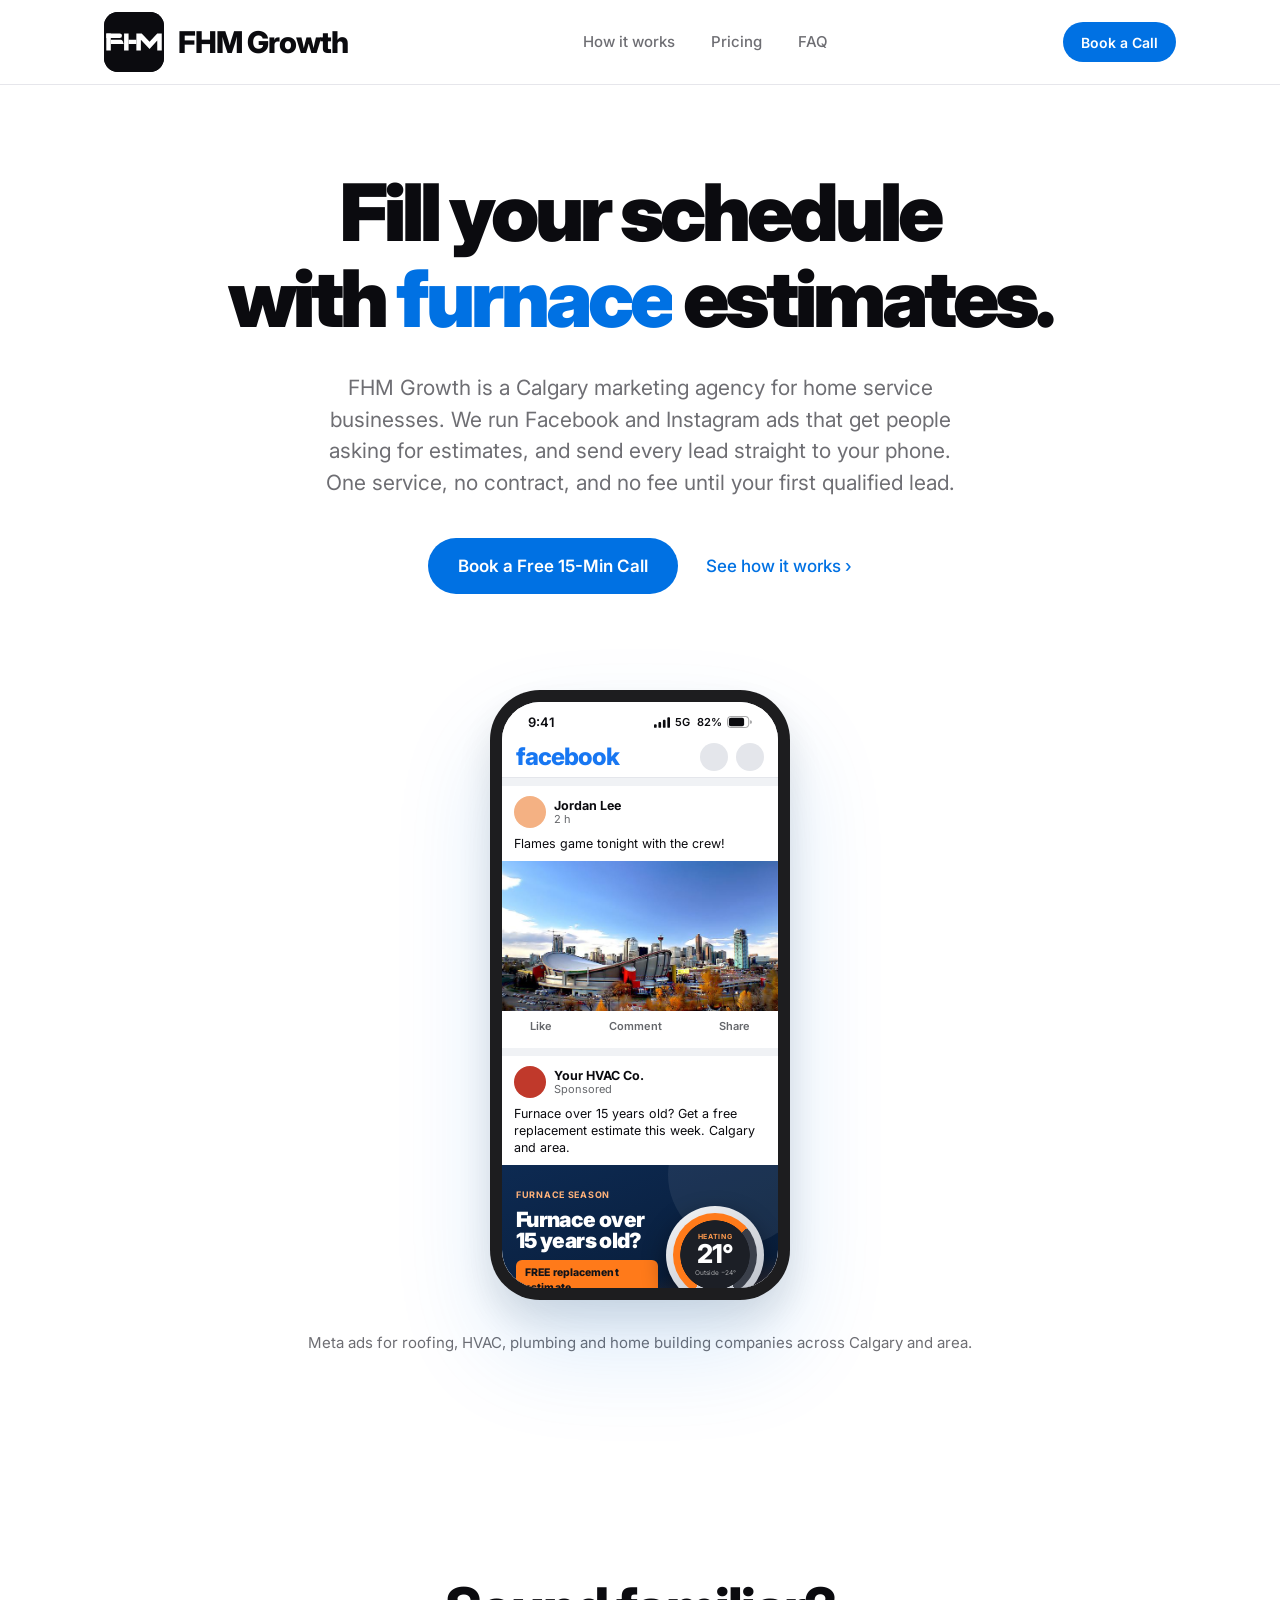
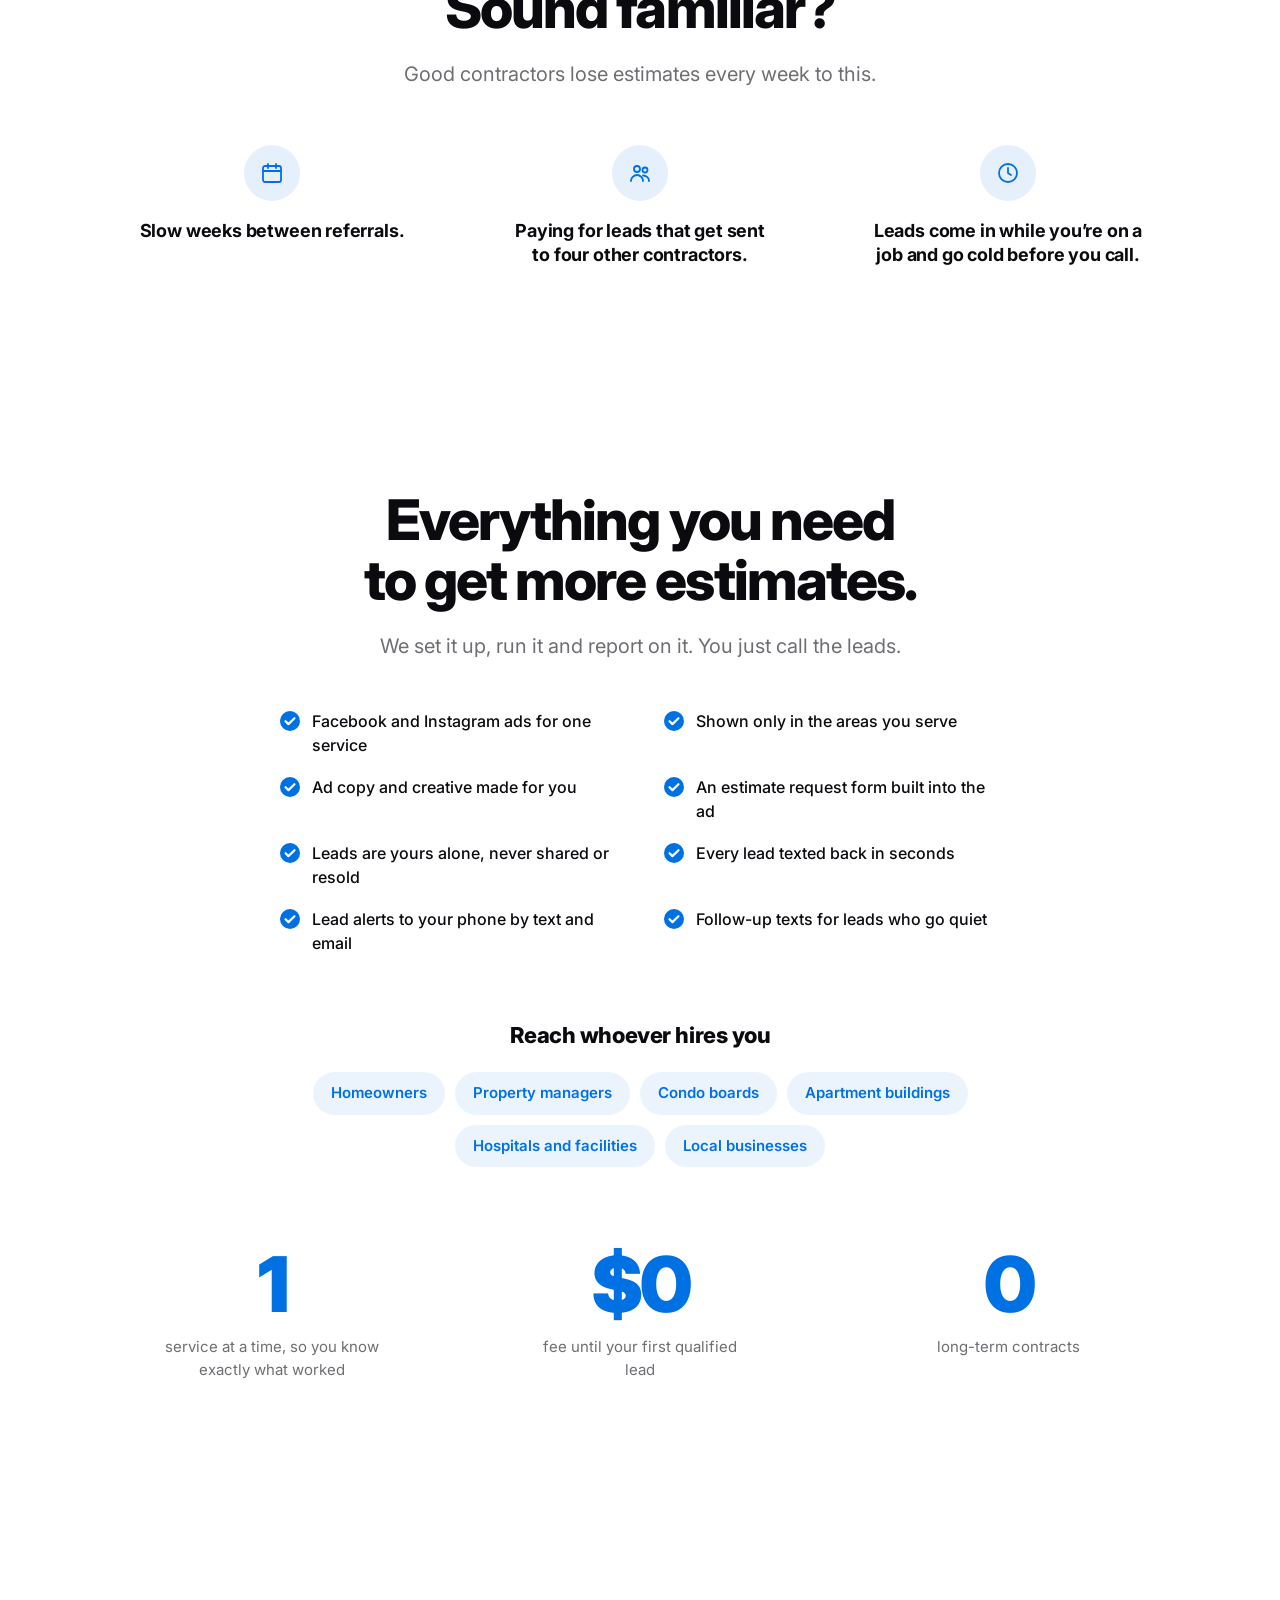
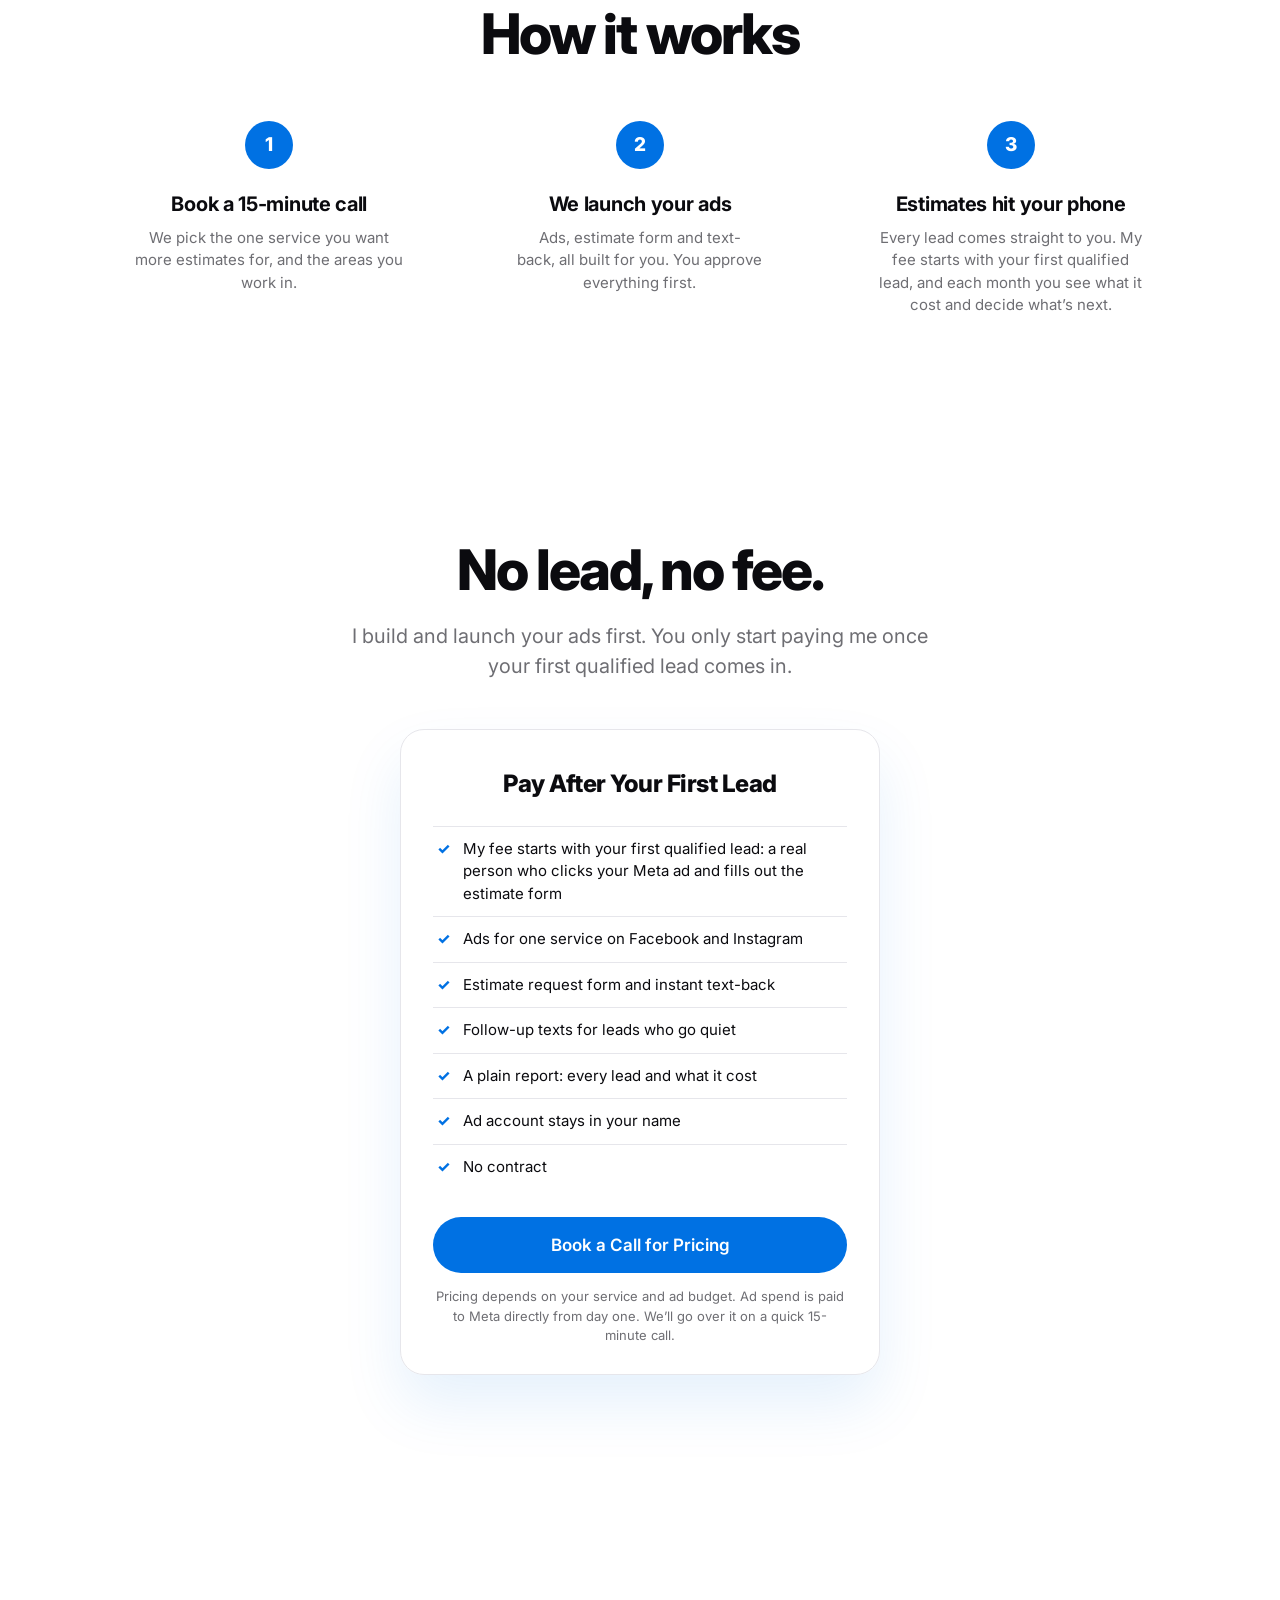
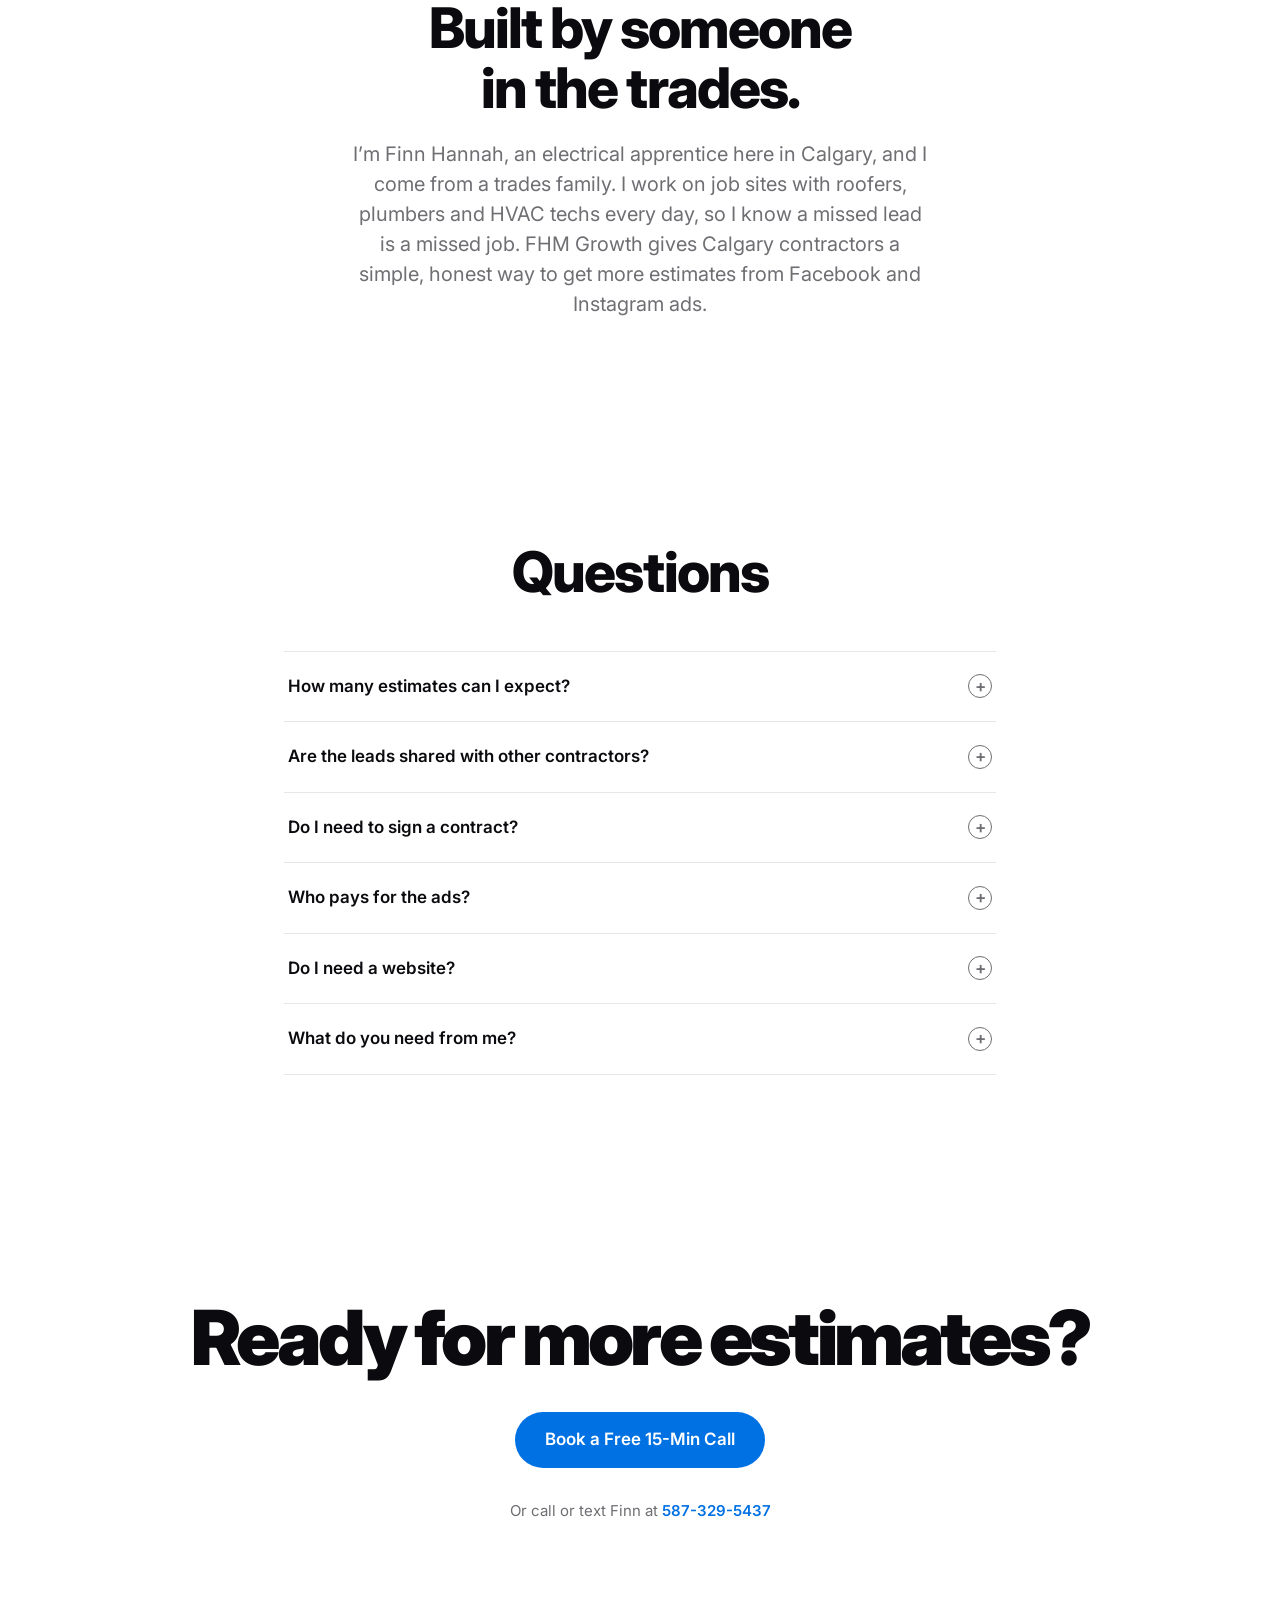
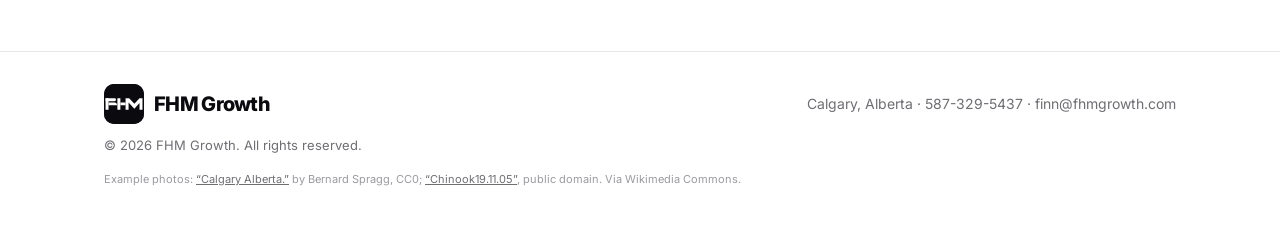
<file: index.html>
<!DOCTYPE html>
<html lang="en-CA">
  <head>
    <meta charset="UTF-8" />
    <meta name="viewport" content="width=device-width, initial-scale=1.0" />
    <title>Calgary Facebook Ads for Contractors | FHM Growth</title>
    <meta name="description" content="Calgary marketing agency running Facebook and Instagram ads for roofing, HVAC, plumbing and home building companies. Get more estimates. No contract." />
    <link rel="canonical" href="https://www.fhmgrowth.com/" />
    <meta name="robots" content="index, follow" />
    <meta name="theme-color" content="#ffffff" />

    <!-- Link previews (Facebook, iMessage, LinkedIn, X) -->
    <meta property="og:type" content="website" />
    <meta property="og:site_name" content="FHM Growth" />
    <meta property="og:locale" content="en_CA" />
    <meta property="og:url" content="https://www.fhmgrowth.com/" />
    <meta property="og:title" content="More estimates for Calgary contractors | FHM Growth" />
    <meta property="og:description" content="Facebook and Instagram ads for Calgary roofing, HVAC, plumbing and home building companies. Every lead sent straight to your phone. No fee until your first qualified lead." />
    <meta property="og:image" content="https://www.fhmgrowth.com/assets/og-image.png" />
    <meta property="og:image:width" content="1200" />
    <meta property="og:image:height" content="630" />
    <meta property="og:image:alt" content="FHM Growth: more estimates for Calgary contractors" />
    <meta name="twitter:card" content="summary_large_image" />
    <meta name="twitter:title" content="More estimates for Calgary contractors | FHM Growth" />
    <meta name="twitter:description" content="Facebook and Instagram ads for Calgary home service businesses. No fee until your first qualified lead." />
    <meta name="twitter:image" content="https://www.fhmgrowth.com/assets/og-image.png" />

    <!-- Icons -->
    <link rel="icon" href="/favicon.svg" type="image/svg+xml" />
    <link rel="icon" href="/favicon-32.png" sizes="32x32" type="image/png" />
    <link rel="apple-touch-icon" href="/apple-touch-icon.png" />
    <link rel="manifest" href="/site.webmanifest" />

    <script type="application/ld+json">
{
  "@context": "https://schema.org",
  "@graph": [
    {
      "@type": "ProfessionalService",
      "@id": "https://www.fhmgrowth.com/#business",
      "name": "FHM Growth",
      "description": "Calgary marketing agency running Facebook and Instagram ads that bring estimate requests to roofing, HVAC, plumbing and home building companies.",
      "url": "https://www.fhmgrowth.com/",
      "logo": "https://www.fhmgrowth.com/assets/icon-512.png",
      "image": "https://www.fhmgrowth.com/assets/og-image.png",
      "telephone": "+1-587-329-5437",
      "email": "finn@fhmgrowth.com",
      "founder": {
        "@type": "Person",
        "name": "Finn Hannah"
      },
      "address": {
        "@type": "PostalAddress",
        "addressLocality": "Calgary",
        "addressRegion": "AB",
        "addressCountry": "CA"
      },
      "areaServed": {
        "@type": "City",
        "name": "Calgary"
      },
      "knowsAbout": [
        "Facebook advertising",
        "Instagram advertising",
        "Meta ads",
        "Lead generation for contractors",
        "Home service marketing"
      ],
      "serviceType": "Meta ads and lead generation for home service businesses"
    },
    {
      "@type": "WebSite",
      "@id": "https://www.fhmgrowth.com/#website",
      "url": "https://www.fhmgrowth.com/",
      "name": "FHM Growth",
      "inLanguage": "en-CA",
      "publisher": {
        "@id": "https://www.fhmgrowth.com/#business"
      }
    },
    {
      "@type": "FAQPage",
      "@id": "https://www.fhmgrowth.com/#faq",
      "mainEntity": [
        {
          "@type": "Question",
          "name": "How many estimates can I expect?",
          "acceptedAnswer": {
            "@type": "Answer",
            "text": "It depends on your service, your area and your ad budget. We'll give you a realistic picture on the call, and from day one you see every lead and exactly what it cost."
          }
        },
        {
          "@type": "Question",
          "name": "Are the leads shared with other contractors?",
          "acceptedAnswer": {
            "@type": "Answer",
            "text": "No. Leads from your ads come only to you. Nobody else gets them."
          }
        },
        {
          "@type": "Question",
          "name": "Do I need to sign a contract?",
          "acceptedAnswer": {
            "@type": "Answer",
            "text": "No. You don't pay my fee until your first qualified lead comes in: a real person who clicks one of your Meta ads and fills out the estimate form. After that it's month to month, and you can stop anytime."
          }
        },
        {
          "@type": "Question",
          "name": "Who pays for the ads?",
          "acceptedAnswer": {
            "@type": "Answer",
            "text": "You pay Meta directly, from an ad account in your company's name, so you see every dollar. My fee is separate, and we agree on it before anything starts."
          }
        },
        {
          "@type": "Question",
          "name": "Do I need a website?",
          "acceptedAnswer": {
            "@type": "Answer",
            "text": "No. The estimate form opens right inside Facebook and Instagram, so homeowners can send their details without leaving the app."
          }
        },
        {
          "@type": "Question",
          "name": "What do you need from me?",
          "acceptedAnswer": {
            "@type": "Answer",
            "text": "Photos of real jobs (phone pictures are fine), the areas you work in, and someone to call leads back. About an hour of your time to get set up."
          }
        }
      ]
    }
  ]
}
    </script>

    <script>document.documentElement.classList.add('js')</script>
    <link rel="preconnect" href="https://fonts.googleapis.com" />
    <link rel="preconnect" href="https://fonts.gstatic.com" crossorigin />
    <link href="https://fonts.googleapis.com/css2?family=Inter:wght@400;500;600;700;800;900&display=swap" rel="stylesheet" />
    <link rel="stylesheet" href="styles.css" />
  </head>
  <body>
    <a class="skip" href="#main">Skip to content</a>

    <header class="nav">
      <div class="nav__inner">
        <a class="brand" href="#top" aria-label="FHM Growth home">
          <img class="brand__mark" src="assets/logo-mark.svg" width="60" height="60" alt="" />
          <span class="brand__name">FHM Growth</span>
        </a>
        <nav class="nav__links" aria-label="Main">
          <a href="#how">How it works</a>
          <a href="#offer">Pricing</a>
          <a href="#faq">FAQ</a>
        </nav>
        <a class="btn btn--sm" data-book href="mailto:finn@fhmgrowth.com?subject=Book%20a%2015-min%20call">Book a Call</a>
      </div>
    </header>

    <main id="main">
      <!-- Hero -->
      <section class="hero" id="top">
        <div class="container center">
          <h1 class="hero__title">
            <span class="hero__line"><span class="rise" style="--d: 0ms">Fill your schedule</span></span>
            <span class="hero__line">
              <span class="rise" style="--d: 120ms">with
                <span class="rotator" aria-hidden="true">
                  <span class="rotator__word is-on">furnace</span>
                  <span class="rotator__word">roofing</span>
                  <span class="rotator__word">plumbing</span>
                  <span class="rotator__word">basement</span>
                </span><span class="sr-only">furnace, roofing, plumbing and basement</span>
                estimates.</span>
            </span>
          </h1>
          <p class="hero__sub fade-in" style="--d: 350ms">
            FHM Growth is a Calgary marketing agency for home service businesses. We run Facebook and
            Instagram ads that get people asking for estimates, and send every lead straight to your
            phone. One service, no contract, and no fee until your first qualified lead.
          </p>
          <div class="hero__ctas fade-in" style="--d: 450ms">
            <a class="btn btn--lg" data-book href="mailto:finn@fhmgrowth.com?subject=Book%20a%2015-min%20call">Book a Free 15-Min Call</a>
            <a class="text-link" href="#how">See how it works ›</a>
          </div>

          <!-- Phone: scrolling Facebook, stopping on an HVAC ad, then a lead comes in -->
          <div class="phone" role="img" aria-label="A homeowner scrolls Facebook, taps Get Quote on an HVAC ad, and the contractor gets a new lead notification">
            <div class="phone__screen">
              <div class="status"><span>9:41</span><span class="status__icons" aria-hidden="true">
                  <svg class="ic-signal" viewBox="0 0 18 12"><rect x="0" y="8" width="3" height="4" rx="1" /><rect x="5" y="5.5" width="3" height="6.5" rx="1" /><rect x="10" y="3" width="3" height="9" rx="1" /><rect x="15" y="0" width="3" height="12" rx="1" /></svg>
                  <span class="status__net">5G</span>
                  <span class="status__pct">82%</span>
                  <svg class="ic-battery" viewBox="0 0 27 13"><rect x="0.5" y="0.5" width="23" height="12" rx="3.5" fill="none" stroke="currentColor" opacity="0.4" /><rect x="2" y="2" width="16.5" height="9" rx="2" /><path d="M25 4.5v4a2 2 0 0 0 0-4Z" opacity="0.4" /></svg>
                </span></div>
              <div class="fb-bar"><span class="fb-logo">facebook</span><span class="fb-icons"><i></i><i></i></span></div>

              <div class="feed-window">
                <div class="feed">
                  <article class="post">
                    <div class="post__top"><span class="avatar avatar--a"></span><span><b>Jordan Lee</b><br />2 h</span></div>
                    <p>Flames game tonight with the crew!</p>
                    <img src="assets/calgary-alberta-14334624106-640.jpg" width="640" height="399" alt="" decoding="async" />
                    <div class="post__actions"><span>Like</span><span>Comment</span><span>Share</span></div>
                  </article>

                  <article class="post post--ad">
                    <div class="post__top"><span class="avatar avatar--ad"></span><span><b>Your HVAC Co.</b><br />Sponsored</span></div>
                    <p>Furnace over 15 years old? Get a free replacement estimate this week. Calgary and area.</p>
                    <div class="creative">
                      <div class="creative__copy">
                        <span class="creative__tag">Furnace season</span>
                        <p class="creative__head">Furnace over 15&nbsp;years old?</p>
                        <span class="creative__offer">FREE replacement estimate</span>
                        <span class="creative__small">Book this week · Limited spots</span>
                      </div>
                      <div class="thermo" aria-hidden="true">
                        <span class="thermo__dial">
                          <span class="thermo__mode">Heating</span>
                          <span class="thermo__temp">21°</span>
                          <span class="thermo__out">Outside −24°</span>
                        </span>
                      </div>
                      <span class="creative__flake creative__flake--a"></span>
                      <span class="creative__flake creative__flake--b"></span>
                    </div>
                    <div class="post__cta">
                      <span><small>YOURHVACCO.CA</small><br /><b>Free furnace estimate</b></span>
                      <span class="quote-btn">Get Quote<span class="tap"></span></span>
                    </div>
                  </article>

                  <article class="post post--full">
                    <div class="post__top"><span class="avatar avatar--b"></span><span><b>Priya S.</b><br />5 h</span></div>
                    <p>That chinook sky this morning though.</p>
                    <img src="assets/chinook19-11-05-640.jpg" width="640" height="480" alt="" decoding="async" />
                    <div class="post__actions"><span>Like</span><span>Comment</span><span>Share</span></div>
                  </article>
                </div>
              </div>

              <div class="notif">
                <span class="notif__icon" aria-hidden="true">
                  <svg viewBox="0 0 24 24"><path d="M6 9a6 6 0 1 1 12 0c0 5 2 6 2 6H4s2-1 2-6Zm4 9a2 2 0 0 0 4 0" /></svg>
                </span>
                <span class="notif__text">
                  <span class="notif__row"><b>New lead: furnace estimate</b><small>now</small></span>
                  <span>Dana R. · Signal Hill · wants a quote this week</span>
                </span>
              </div>
            </div>
          </div>

          <p class="trust">Meta ads for roofing, HVAC, plumbing and home building companies across Calgary and area.</p>
        </div>
      </section>

      <!-- Sound familiar -->
      <section class="section">
        <div class="container center">
          <h2 class="h2">Sound familiar?</h2>
          <p class="lead">Good contractors lose estimates every week to this.</p>
          <div class="pains">
            <div class="pain">
              <span class="icon" aria-hidden="true">
                <svg viewBox="0 0 24 24"><rect x="3" y="5" width="18" height="16" rx="2" /><path d="M3 10h18M8 3v4M16 3v4" /></svg>
              </span>
              <h3>Slow weeks between referrals.</h3>
            </div>
            <div class="pain">
              <span class="icon" aria-hidden="true">
                <svg viewBox="0 0 24 24"><circle cx="9" cy="8" r="3" /><circle cx="17" cy="9" r="2.5" /><path d="M3 20c0-3.3 2.7-6 6-6s6 2.7 6 6M15 14.5c3 0 6 2 6 5.5" /></svg>
              </span>
              <h3>Paying for leads that get sent to four other contractors.</h3>
            </div>
            <div class="pain">
              <span class="icon" aria-hidden="true">
                <svg viewBox="0 0 24 24"><circle cx="12" cy="12" r="9" /><path d="M12 7v5l3 2" /></svg>
              </span>
              <h3>Leads come in while you’re on a job and go cold before you call.</h3>
            </div>
          </div>
        </div>
      </section>

      <!-- What you get -->
      <section class="section" id="services">
        <div class="container center">
          <h2 class="h2">Everything you need to get more estimates.</h2>
          <p class="lead">We set it up, run it and report on it. You just call the leads.</p>
          <ul class="checks">
            <li>Facebook and Instagram ads for one service</li>
            <li>Shown only in the areas you serve</li>
            <li>Ad copy and creative made for you</li>
            <li>An estimate request form built into the ad</li>
            <li>Leads are yours alone, never shared or resold</li>
            <li>Every lead texted back in seconds</li>
            <li>Lead alerts to your phone by text and email</li>
            <li>Follow-up texts for leads who go quiet</li>
          </ul>
          <div class="reach">
            <h3>Reach whoever hires you</h3>
            <ul class="reach__list">
              <li>Homeowners</li>
              <li>Property managers</li>
              <li>Condo boards</li>
              <li>Apartment buildings</li>
              <li>Hospitals and facilities</li>
              <li>Local businesses</li>
            </ul>
          </div>
          <div class="stats">
            <div class="stat"><b>1</b><span>service at a time, so you know exactly what worked</span></div>
            <div class="stat"><b>$0</b><span>fee until your first qualified lead</span></div>
            <div class="stat"><b>0</b><span>long-term contracts</span></div>
          </div>
        </div>
      </section>

      <!-- How it works -->
      <section class="section section--soft" id="how">
        <div class="container center">
          <h2 class="h2">How it works</h2>
          <ol class="steps">
            <li>
              <span class="steps__num">1</span>
              <h3>Book a 15-minute call</h3>
              <p>We pick the one service you want more estimates for, and the areas you work in.</p>
            </li>
            <li>
              <span class="steps__num">2</span>
              <h3>We launch your ads</h3>
              <p>Ads, estimate form and text-back, all built for you. You approve everything first.</p>
            </li>
            <li>
              <span class="steps__num">3</span>
              <h3>Estimates hit your phone</h3>
              <p>Every lead comes straight to you. My fee starts with your first qualified lead, and each month you see what it cost and decide what’s next.</p>
            </li>
          </ol>
        </div>
      </section>

      <!-- Offer -->
      <section class="section" id="offer">
        <div class="container center">
          <h2 class="h2">No lead, no fee.</h2>
          <p class="lead">I build and launch your ads first. You only start paying me once your first qualified lead comes in.</p>
          <div class="offer">
            <h3>Pay After Your First Lead</h3>
            <ul class="offer__list">
              <li>My fee starts with your first qualified lead: a real person who clicks your Meta ad and fills out the estimate form</li>
              <li>Ads for one service on Facebook and Instagram</li>
              <li>Estimate request form and instant text-back</li>
              <li>Follow-up texts for leads who go quiet</li>
              <li>A plain report: every lead and what it cost</li>
              <li>Ad account stays in your name</li>
              <li>No contract</li>
            </ul>
            <a class="btn btn--lg btn--block" data-book href="mailto:finn@fhmgrowth.com?subject=Book%20a%2015-min%20call">Book a Call for Pricing</a>
            <p class="offer__note">Pricing depends on your service and ad budget. Ad spend is paid to Meta directly from day one. We’ll go over it on a quick 15-minute call.</p>
          </div>
        </div>
      </section>

      <!-- About -->
      <section class="section section--soft">
        <div class="container center narrow">
          <h2 class="h2">Built by someone in the trades.</h2>
          <p class="lead">
            I’m Finn Hannah, an electrical apprentice here in Calgary, and I come from a trades family. I work on job sites with
            roofers, plumbers and HVAC techs every day, so I know a missed lead is a missed job. FHM
            Growth gives Calgary contractors a simple, honest way to get more estimates from Facebook and Instagram ads.
          </p>
        </div>
      </section>

      <!-- FAQ -->
      <section class="section" id="faq">
        <div class="container narrow">
          <h2 class="h2 center">Questions</h2>
          <div class="faq">
            <details>
              <summary>How many estimates can I expect?</summary>
              <p>It depends on your service, your area and your ad budget. We’ll give you a realistic picture on the call, and from day one you see every lead and exactly what it cost.</p>
            </details>
            <details>
              <summary>Are the leads shared with other contractors?</summary>
              <p>No. Leads from your ads come only to you. Nobody else gets them.</p>
            </details>
            <details>
              <summary>Do I need to sign a contract?</summary>
              <p>No. You don’t pay my fee until your first qualified lead comes in: a real person who clicks one of your Meta ads and fills out the estimate form. After that it’s month to month, and you can stop anytime.</p>
            </details>
            <details>
              <summary>Who pays for the ads?</summary>
              <p>You pay Meta directly, from an ad account in your company’s name, so you see every dollar. My fee is separate, and we agree on it before anything starts.</p>
            </details>
            <details>
              <summary>Do I need a website?</summary>
              <p>No. The estimate form opens right inside Facebook and Instagram, so homeowners can send their details without leaving the app.</p>
            </details>
            <details>
              <summary>What do you need from me?</summary>
              <p>Photos of real jobs (phone pictures are fine), the areas you work in, and someone to call leads back. About an hour of your time to get set up.</p>
            </details>
          </div>
        </div>
      </section>

      <!-- Closing -->
      <section class="closing">
        <div class="container center">
          <h2 class="closing__title">Ready for more estimates?</h2>
          <a class="btn btn--lg" data-book href="mailto:finn@fhmgrowth.com?subject=Book%20a%2015-min%20call">Book a Free 15-Min Call</a>
          <p class="trust">Or call or text Finn at <a href="tel:+15873295437">587-329-5437</a></p>
        </div>
      </section>
    </main>

    <footer class="footer">
      <div class="container footer__inner">
        <span class="brand brand--footer"><img class="brand__mark" src="assets/logo-mark.svg" width="60" height="60" alt="" /><span class="brand__name">FHM Growth</span></span>
        <p>Calgary, Alberta · <a href="tel:+15873295437">587-329-5437</a> · <a href="mailto:finn@fhmgrowth.com">finn@fhmgrowth.com</a></p>
        <p class="footer__copy">© <span id="year">2026</span> FHM Growth. All rights reserved.</p>
      </div>
      <p class="container footer__credits">
        Example photos: <a href="https://commons.wikimedia.org/wiki/File:Calgary_Alberta._(14334624106).jpg">“Calgary Alberta.”</a> by Bernard Spragg, CC0;
        <a href="https://commons.wikimedia.org/wiki/File:Chinook19.11.05.jpg">“Chinook19.11.05”</a>, public domain. Via Wikimedia Commons.
      </p>
    </footer>

    <script src="script.js"></script>
  </body>
</html>
</file>
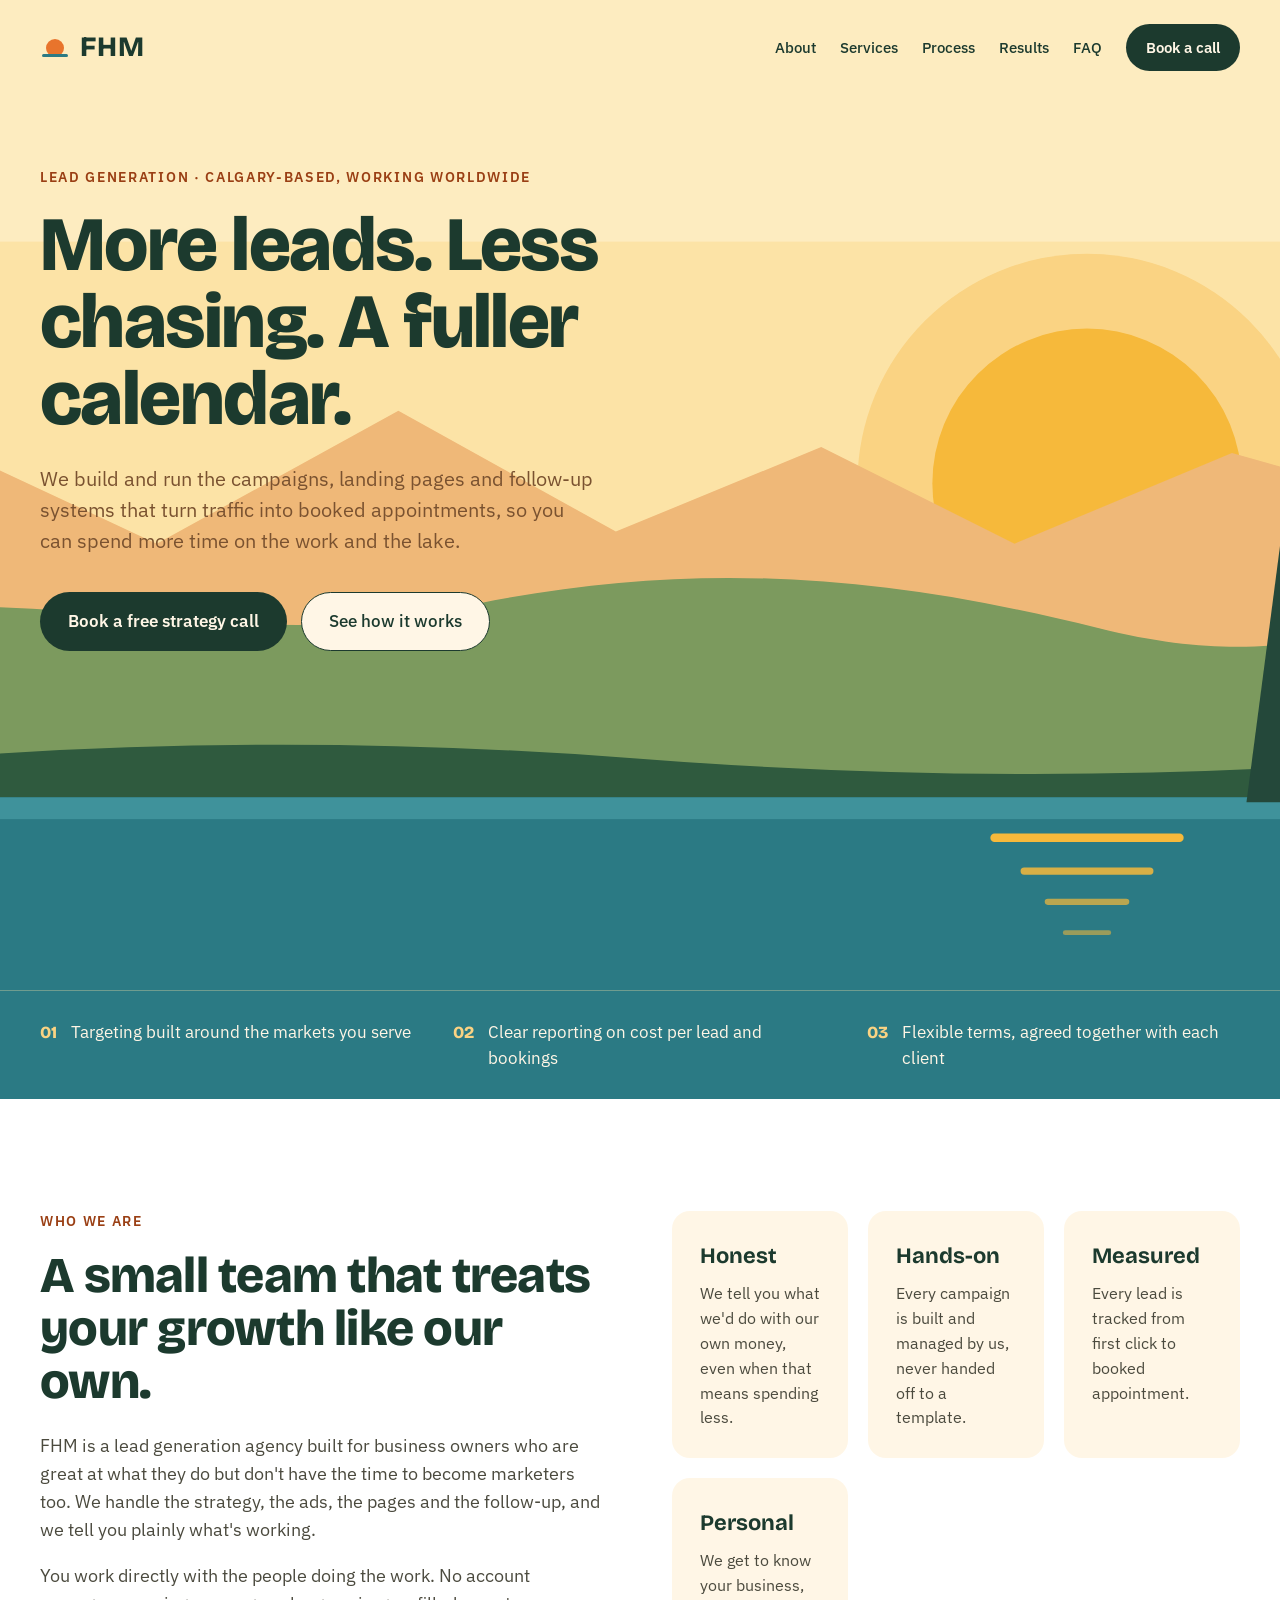
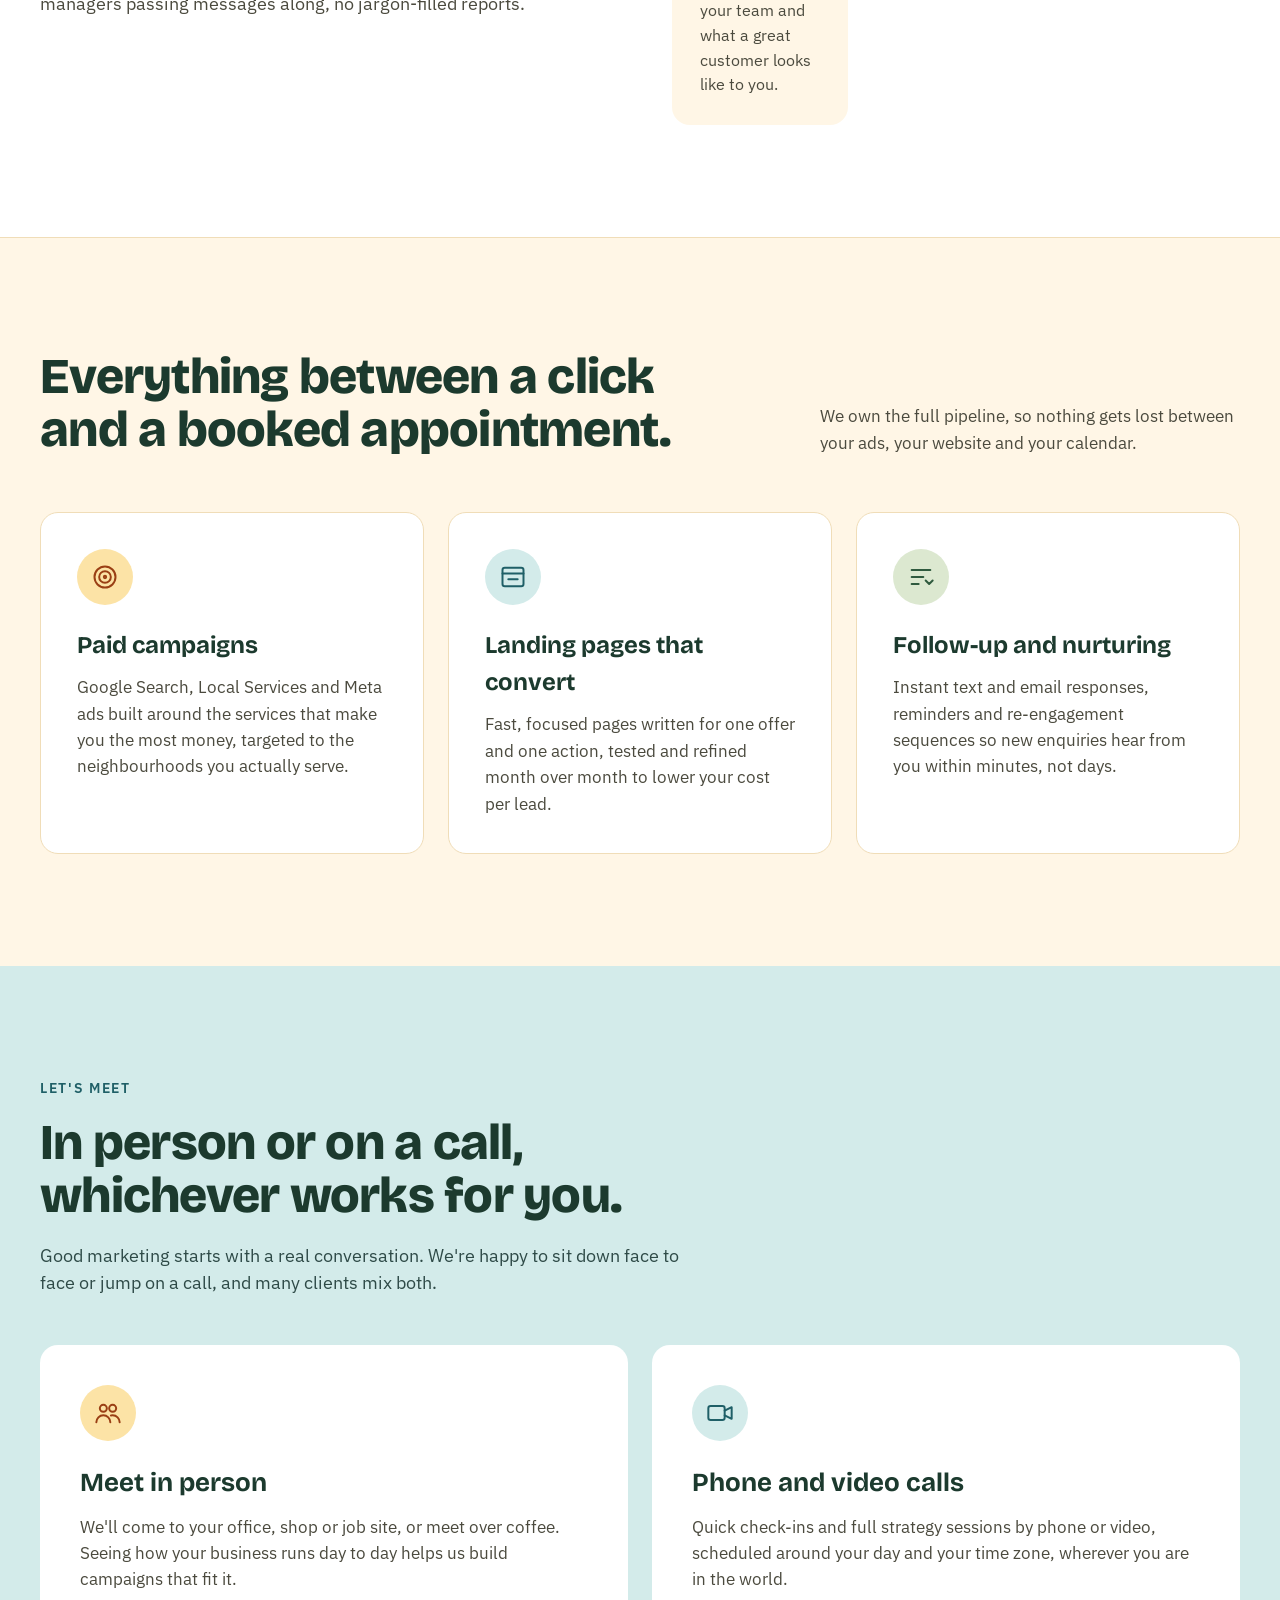
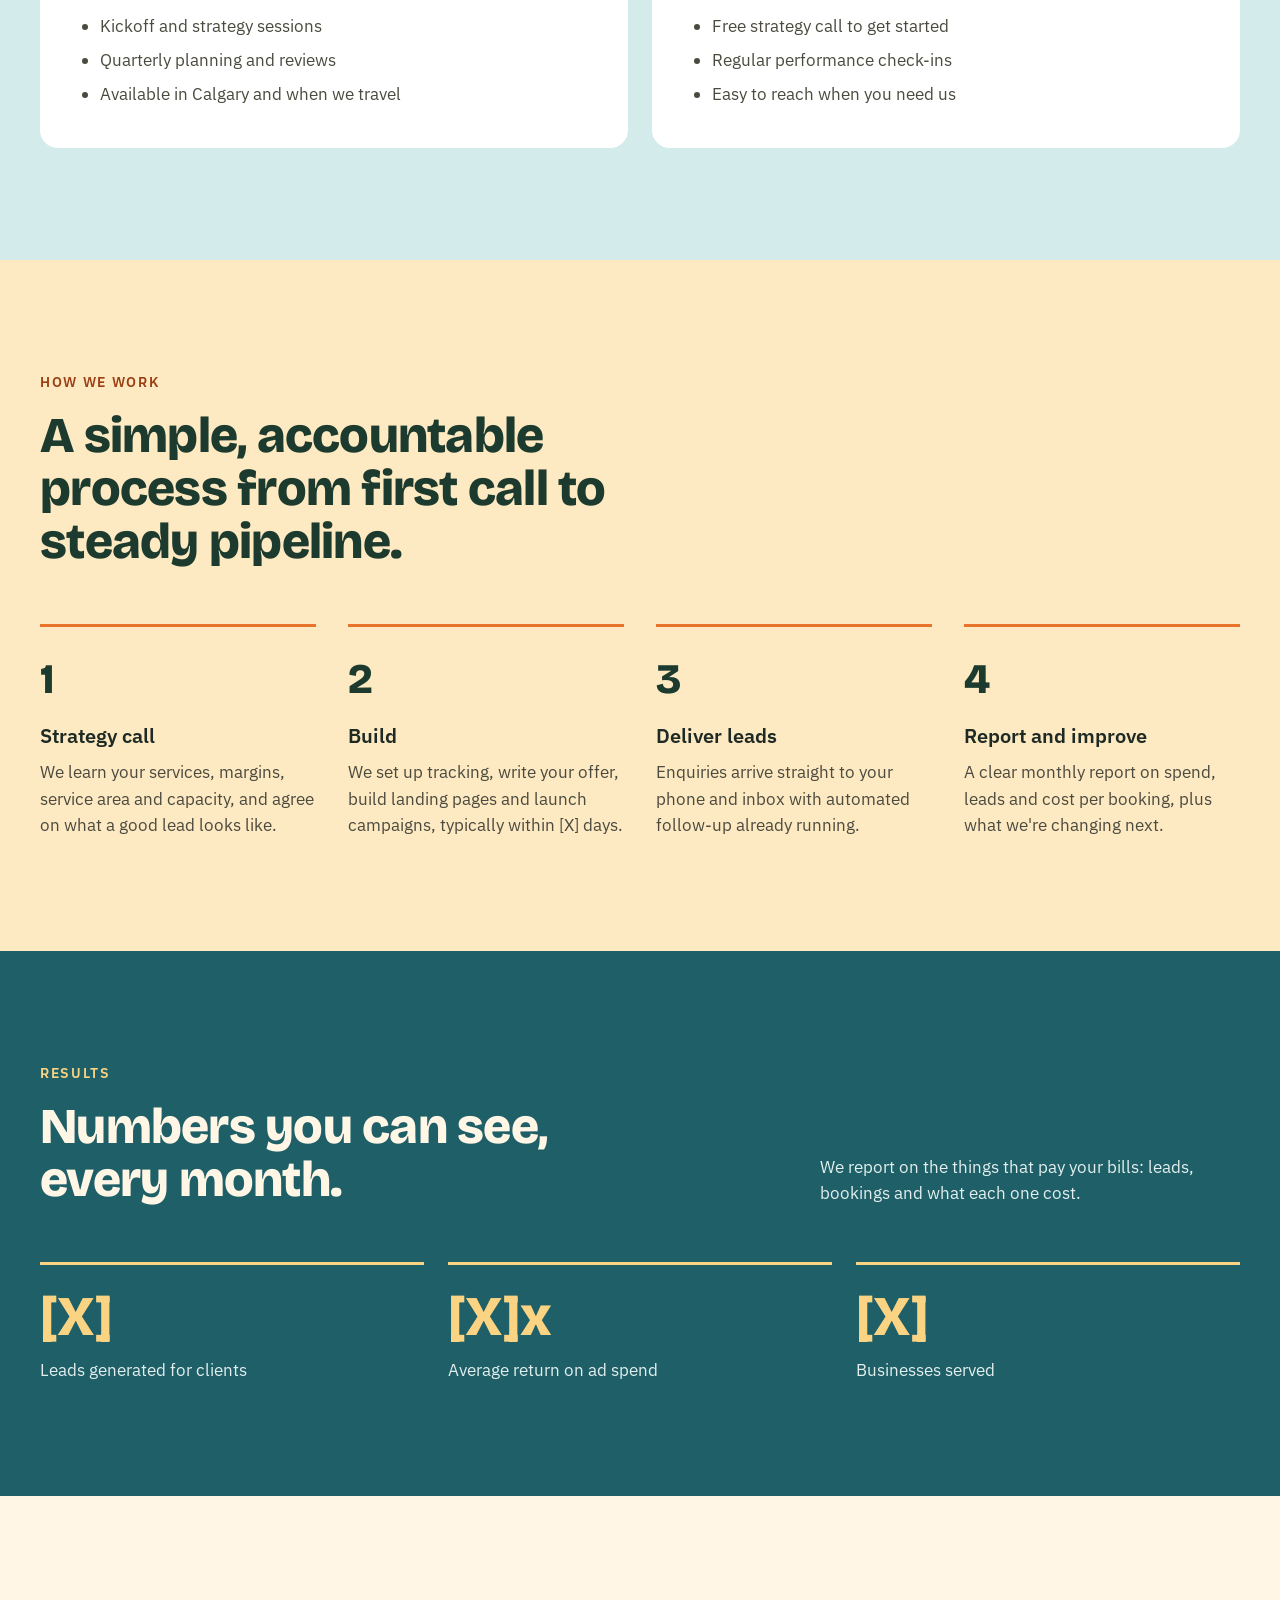
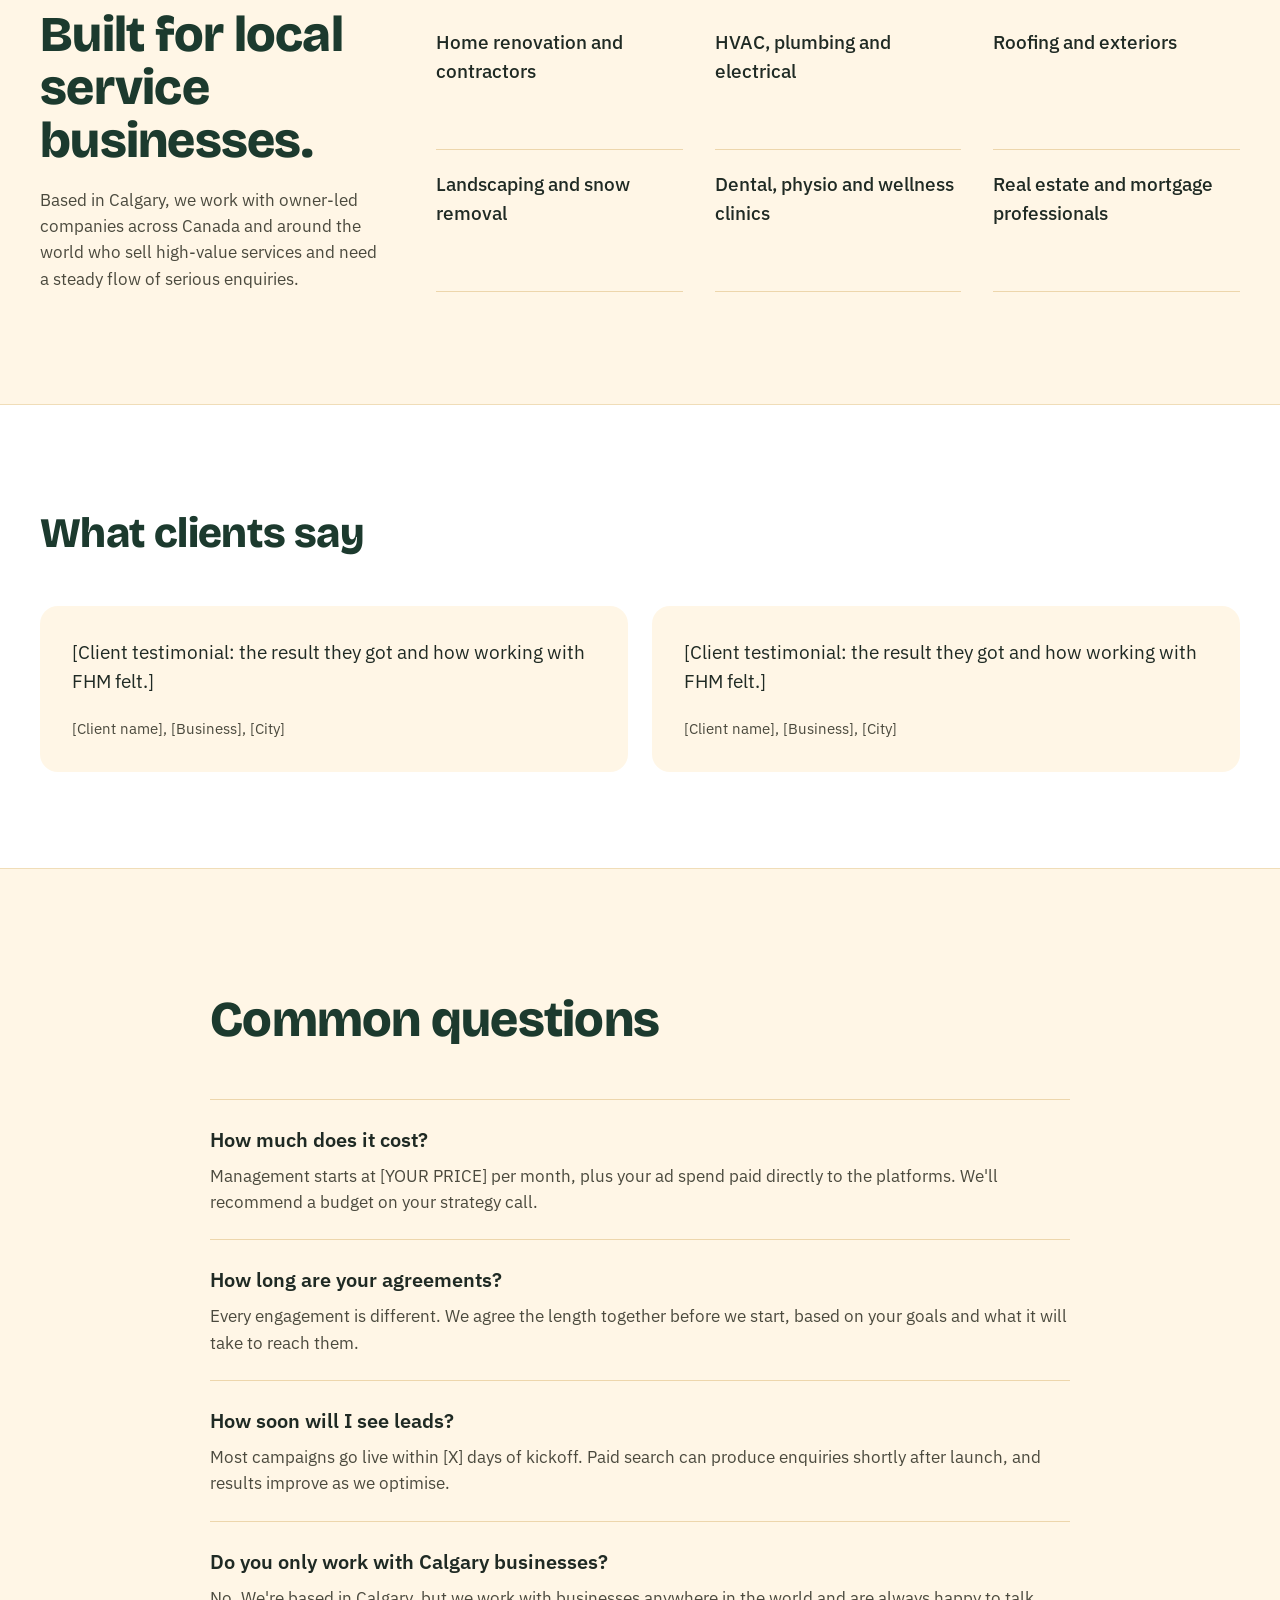
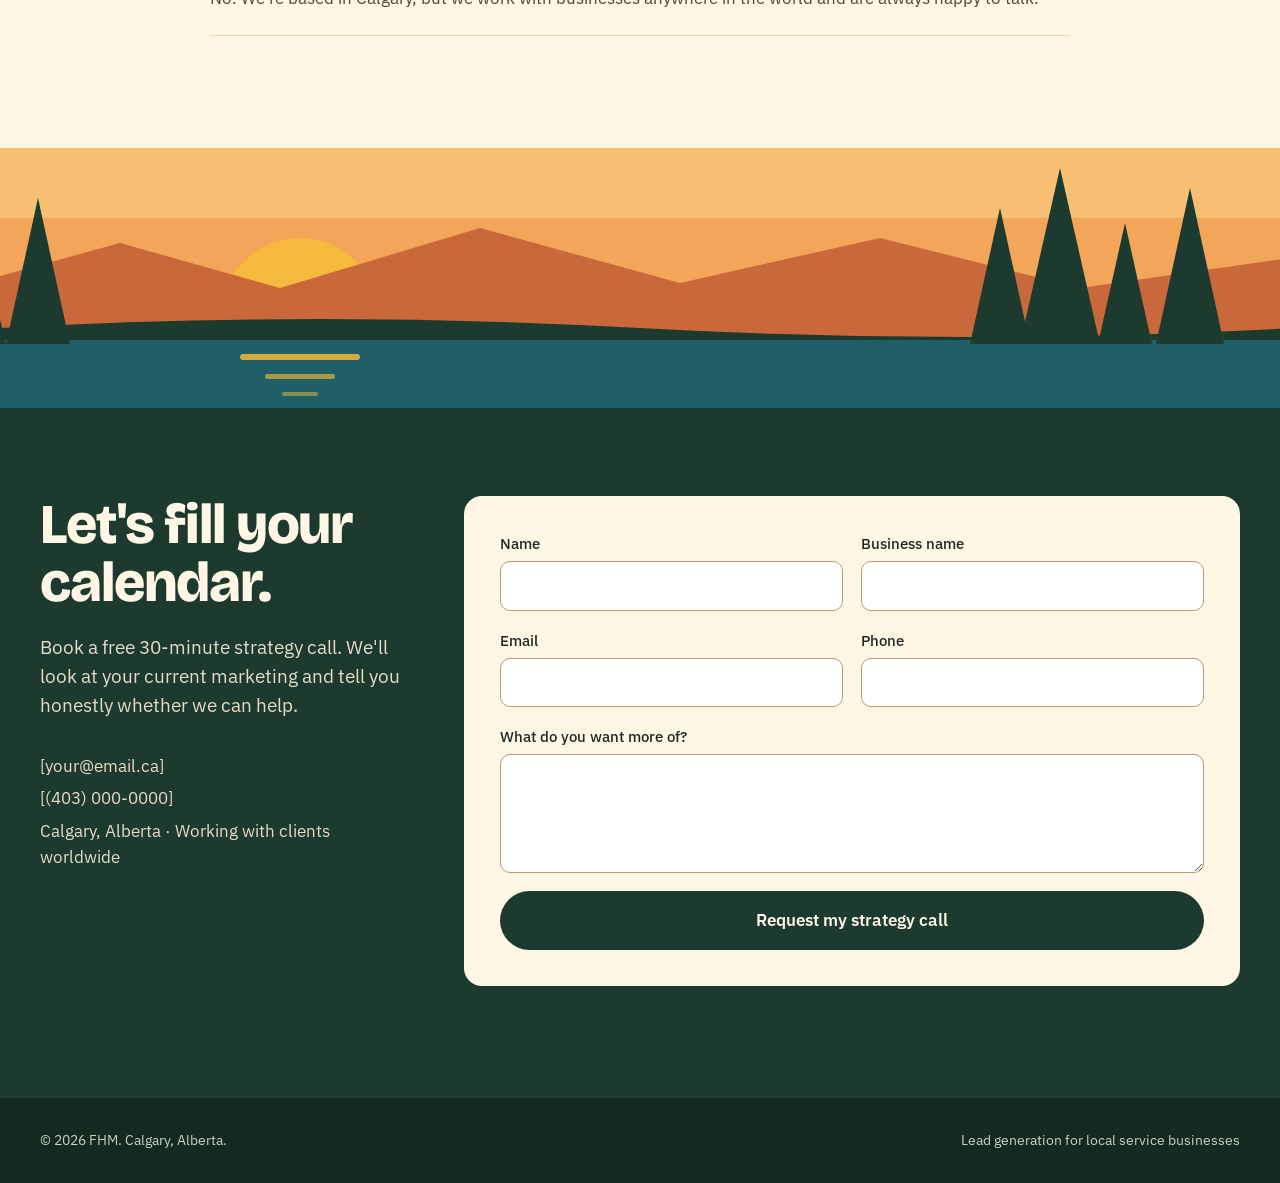
<file: fhm-website.html>
<!doctype html>
<html lang="en">
<head>
<meta charset="utf-8">
<meta name="viewport" content="width=device-width, initial-scale=1">
<title>FHM — Lead Generation</title>
<link rel="preconnect" href="https://fonts.googleapis.com">
<link href="https://fonts.googleapis.com/css2?family=Bricolage+Grotesque:opsz,wght@12..96,500;12..96,700;12..96,800&family=IBM+Plex+Sans:wght@400;500;600&display=swap" rel="stylesheet">
<style>
body{margin:0;background:#FFF6E6}
html{scroll-behavior:smooth}
a{color:#1C3A2E}a:hover{color:#0F241C}
</style>
</head>
<body>
<div style="font-family: 'IBM Plex Sans', system-ui, sans-serif; color: #1F2A24; background: #FFF6E6; line-height: 1.55; font-size: 17px">

<section id="top" style="position: relative; overflow: hidden; background: #FCE3A6; min-height: 820px">
<svg viewBox="0 0 1440 820" preserveAspectRatio="xMidYMax slice" aria-hidden="true" style="position: absolute; inset: 0; width: 100%; height: 100%; display: block">
<rect x="0" y="0" width="1440" height="820" fill="#FCE3A6"></rect>
<rect x="0" y="0" width="1440" height="200" fill="#FDECC0"></rect>
<circle cx="1090" cy="400" r="190" fill="#FAD383"></circle>
<circle cx="1090" cy="400" r="128" fill="#F6B93B"></circle>
<path d="M0 470 L170 380 L320 450 L520 340 L700 440 L870 370 L1030 450 L1210 375 L1440 440 L1440 660 L0 660 Z" fill="#EFB878"></path>
<path d="M0 520 C 200 470, 380 545, 560 505 S 900 470, 1100 520 S 1350 480, 1440 505 L1440 660 L0 660 Z" fill="#7C9A5E"></path>
<path d="M0 640 Q 360 600 720 628 T 1440 622 L1440 664 L0 664 Z" fill="#2F5A3E"></path>
<rect x="0" y="660" width="1440" height="160" fill="#2B7A84"></rect>
<rect x="0" y="660" width="1440" height="18" fill="#3F929B"></rect>
<rect x="1010" y="690" width="160" height="7" rx="3.5" fill="#F6B93B"></rect>
<rect x="1035" y="718" width="110" height="6" rx="3" fill="#F6B93B" opacity="0.85"></rect>
<rect x="1055" y="744" width="70" height="5" rx="2.5" fill="#F6B93B" opacity="0.7"></rect>
<rect x="1070" y="770" width="40" height="4" rx="2" fill="#F6B93B" opacity="0.55"></rect>
<polygon points="40,390 4,664 76,664" fill="#1C3A2E"></polygon>
<polygon points="105,330 62,664 148,664" fill="#1C3A2E"></polygon>
<polygon points="170,560 150,664 190,664" fill="#24483A"></polygon>
<polygon points="1250,450 1222,664 1278,664" fill="#24483A"></polygon>
<polygon points="1310,370 1272,664 1348,664" fill="#1C3A2E"></polygon>
<polygon points="1372,320 1328,664 1416,664" fill="#1C3A2E"></polygon>
<polygon points="1430,410 1398,664 1462,664" fill="#24483A"></polygon>
</svg>

<header style="position: relative; max-width: 1200px; margin: 0 auto; padding: 24px; display: flex; flex-wrap: wrap; gap: 16px; align-items: center; justify-content: space-between">
<a href="#top" aria-label="FHM home" style="display: flex; align-items: center; gap: 10px; color: #1C3A2E; text-decoration: none">
<svg width="30" height="30" viewBox="0 0 30 30" aria-hidden="true"><circle cx="15" cy="15" r="9" fill="#E8742C"></circle><rect x="2" y="21" width="26" height="3" rx="1.5" fill="#2B7A84"></rect></svg>
<span style="font-family: 'Bricolage Grotesque', sans-serif; font-weight: 800; font-size: 28px; letter-spacing: 0.04em">FHM</span>
</a>
<nav aria-label="Main" style="display: flex; flex-wrap: wrap; gap: 24px; align-items: center; font-size: 15px; font-weight: 500">
<a href="#about" style="color: #1C3A2E; text-decoration: none">About</a>
<a href="#services" style="color: #1C3A2E; text-decoration: none">Services</a>
<a href="#process" style="color: #1C3A2E; text-decoration: none">Process</a>
<a href="#results" style="color: #1C3A2E; text-decoration: none">Results</a>
<a href="#faq" style="color: #1C3A2E; text-decoration: none">FAQ</a>
<a href="#contact" style="background: #1C3A2E; color: #FFF6E6; text-decoration: none; font-weight: 600; padding: 12px 20px; border-radius: 999px; min-height: 44px; box-sizing: border-box; display: inline-flex; align-items: center">Book a call</a>
</nav>
</header>

<div style="position: relative; max-width: 1200px; margin: 0 auto; padding: 72px 24px 340px">
<div style="max-width: 660px">
<p style="margin: 0 0 18px; font-size: 14px; letter-spacing: 0.12em; text-transform: uppercase; color: #9A3F14; font-weight: 600">Lead generation · Calgary-based, working worldwide</p>
<h1 style="margin: 0; font-family: 'Bricolage Grotesque', sans-serif; font-weight: 800; font-size: clamp(42px, 6vw, 78px); line-height: 1.0; letter-spacing: -0.02em; color: #1C3A2E">More leads. Less chasing. A fuller calendar.</h1>
<p style="margin: 26px 0 0; font-size: 20px; color: #7A5230; max-width: 560px">We build and run the campaigns, landing pages and follow-up systems that turn traffic into booked appointments, so you can spend more time on the work and the lake.</p>
<div style="display: flex; flex-wrap: wrap; gap: 14px; margin-top: 36px">
<a href="#contact" style="background: #1C3A2E; color: #FFF6E6; text-decoration: none; font-weight: 600; padding: 16px 28px; border-radius: 999px; font-size: 17px">Book a free strategy call</a>
<a href="#process" style="background: #FFF6E6; border: 1px solid #1C3A2E; color: #1C3A2E; text-decoration: none; font-weight: 500; padding: 15px 27px; border-radius: 999px; font-size: 17px">See how it works</a>
</div>
</div>
</div>
</section>

<section style="background: #2B7A84; color: #FFF6E6; padding: 28px 24px">
<div style="max-width: 1200px; margin: 0 auto; display: grid; grid-template-columns: repeat(auto-fit, minmax(240px, 1fr)); gap: 20px 40px">
<div style="display: flex; gap: 14px; align-items: baseline"><span style="font-family: 'Bricolage Grotesque', sans-serif; font-weight: 800; color: #FAD383">01</span><span>Targeting built around the markets you serve</span></div>
<div style="display: flex; gap: 14px; align-items: baseline"><span style="font-family: 'Bricolage Grotesque', sans-serif; font-weight: 800; color: #FAD383">02</span><span>Clear reporting on cost per lead and bookings</span></div>
<div style="display: flex; gap: 14px; align-items: baseline"><span style="font-family: 'Bricolage Grotesque', sans-serif; font-weight: 800; color: #FAD383">03</span><span>Flexible terms, agreed together with each client</span></div>
</div>
</section>

<section id="about" style="background: #FFFFFF; padding: 112px 24px; border-bottom: 1px solid #F0DDB8">
<div style="max-width: 1200px; margin: 0 auto; display: flex; flex-wrap: wrap; gap: 64px; align-items: flex-start">
<div style="flex: 1 1 380px; min-width: 0">
<p style="margin: 0 0 16px; font-size: 14px; letter-spacing: 0.12em; text-transform: uppercase; color: #9A3F14; font-weight: 600">Who we are</p>
<h2 style="margin: 0 0 24px; font-family: 'Bricolage Grotesque', sans-serif; font-weight: 800; font-size: clamp(32px, 4vw, 50px); line-height: 1.06; letter-spacing: -0.015em; color: #1C3A2E">A small team that treats your growth like our own.</h2>
<p style="margin: 0 0 18px; color: #4B4A3E; font-size: 18px">FHM is a lead generation agency built for business owners who are great at what they do but don't have the time to become marketers too. We handle the strategy, the ads, the pages and the follow-up, and we tell you plainly what's working.</p>
<p style="margin: 0; color: #4B4A3E; font-size: 18px">You work directly with the people doing the work. No account managers passing messages along, no jargon-filled reports.</p>
</div>
<div style="flex: 1 1 380px; min-width: 0; display: grid; grid-template-columns: repeat(auto-fit, minmax(170px, 1fr)); gap: 20px">
<div style="background: #FFF6E6; border-radius: 18px; padding: 28px">
<h3 style="margin: 0 0 8px; font-family: 'Bricolage Grotesque', sans-serif; font-size: 22px; font-weight: 700; color: #1C3A2E">Honest</h3>
<p style="margin: 0; color: #4B4A3E; font-size: 16px">We tell you what we'd do with our own money, even when that means spending less.</p>
</div>
<div style="background: #FFF6E6; border-radius: 18px; padding: 28px">
<h3 style="margin: 0 0 8px; font-family: 'Bricolage Grotesque', sans-serif; font-size: 22px; font-weight: 700; color: #1C3A2E">Hands-on</h3>
<p style="margin: 0; color: #4B4A3E; font-size: 16px">Every campaign is built and managed by us, never handed off to a template.</p>
</div>
<div style="background: #FFF6E6; border-radius: 18px; padding: 28px">
<h3 style="margin: 0 0 8px; font-family: 'Bricolage Grotesque', sans-serif; font-size: 22px; font-weight: 700; color: #1C3A2E">Measured</h3>
<p style="margin: 0; color: #4B4A3E; font-size: 16px">Every lead is tracked from first click to booked appointment.</p>
</div>
<div style="background: #FFF6E6; border-radius: 18px; padding: 28px">
<h3 style="margin: 0 0 8px; font-family: 'Bricolage Grotesque', sans-serif; font-size: 22px; font-weight: 700; color: #1C3A2E">Personal</h3>
<p style="margin: 0; color: #4B4A3E; font-size: 16px">We get to know your business, your team and what a great customer looks like to you.</p>
</div>
</div>
</div>
</section>

<section id="services" style="padding: 112px 24px">
<div style="max-width: 1200px; margin: 0 auto">
<div style="display: flex; flex-wrap: wrap; gap: 32px; justify-content: space-between; align-items: flex-end; margin-bottom: 56px">
<h2 style="margin: 0; font-family: 'Bricolage Grotesque', sans-serif; font-weight: 800; font-size: clamp(32px, 4vw, 50px); line-height: 1.06; letter-spacing: -0.015em; max-width: 640px; color: #1C3A2E">Everything between a click and a booked appointment.</h2>
<p style="margin: 0; max-width: 420px; color: #4B4A3E">We own the full pipeline, so nothing gets lost between your ads, your website and your calendar.</p>
</div>
<div style="display: grid; grid-template-columns: repeat(auto-fit, minmax(260px, 1fr)); gap: 24px">
<div style="background: #FFFFFF; border: 1px solid #F0DDB8; border-radius: 18px; padding: 36px">
<div style="width: 56px; height: 56px; border-radius: 50%; background: #FCE3A6; display: flex; align-items: center; justify-content: center">
<svg width="28" height="28" viewBox="0 0 24 24" fill="none" stroke="#9A3F14" stroke-width="1.7" stroke-linecap="round" stroke-linejoin="round" aria-hidden="true"><circle cx="12" cy="12" r="9"></circle><circle cx="12" cy="12" r="5"></circle><circle cx="12" cy="12" r="1"></circle></svg>
</div>
<h3 style="margin: 22px 0 10px; font-family: 'Bricolage Grotesque', sans-serif; font-size: 24px; font-weight: 700; color: #1C3A2E">Paid campaigns</h3>
<p style="margin: 0; color: #4B4A3E">Google Search, Local Services and Meta ads built around the services that make you the most money, targeted to the neighbourhoods you actually serve.</p>
</div>
<div style="background: #FFFFFF; border: 1px solid #F0DDB8; border-radius: 18px; padding: 36px">
<div style="width: 56px; height: 56px; border-radius: 50%; background: #D3EBEA; display: flex; align-items: center; justify-content: center">
<svg width="28" height="28" viewBox="0 0 24 24" fill="none" stroke="#1F5F67" stroke-width="1.7" stroke-linecap="round" stroke-linejoin="round" aria-hidden="true"><rect x="3" y="4" width="18" height="16" rx="2"></rect><path d="M3 9h18"></path><path d="M8 14h8"></path></svg>
</div>
<h3 style="margin: 22px 0 10px; font-family: 'Bricolage Grotesque', sans-serif; font-size: 24px; font-weight: 700; color: #1C3A2E">Landing pages that convert</h3>
<p style="margin: 0; color: #4B4A3E">Fast, focused pages written for one offer and one action, tested and refined month over month to lower your cost per lead.</p>
</div>
<div style="background: #FFFFFF; border: 1px solid #F0DDB8; border-radius: 18px; padding: 36px">
<div style="width: 56px; height: 56px; border-radius: 50%; background: #DCE8D0; display: flex; align-items: center; justify-content: center">
<svg width="28" height="28" viewBox="0 0 24 24" fill="none" stroke="#2F5A3E" stroke-width="1.7" stroke-linecap="round" stroke-linejoin="round" aria-hidden="true"><path d="M4 6h16"></path><path d="M4 12h10"></path><path d="M4 18h6"></path><path d="M16 15l3 3 3-3"></path></svg>
</div>
<h3 style="margin: 22px 0 10px; font-family: 'Bricolage Grotesque', sans-serif; font-size: 24px; font-weight: 700; color: #1C3A2E">Follow-up and nurturing</h3>
<p style="margin: 0; color: #4B4A3E">Instant text and email responses, reminders and re-engagement sequences so new enquiries hear from you within minutes, not days.</p>
</div>
</div>
</div>
</section>

<section id="meet" style="background: #D3EBEA; padding: 112px 24px">
<div style="max-width: 1200px; margin: 0 auto">
<p style="margin: 0 0 16px; font-size: 14px; letter-spacing: 0.12em; text-transform: uppercase; color: #1F5F67; font-weight: 600">Let's meet</p>
<h2 style="margin: 0 0 20px; font-family: 'Bricolage Grotesque', sans-serif; font-weight: 800; font-size: clamp(32px, 4vw, 50px); line-height: 1.06; letter-spacing: -0.015em; max-width: 720px; color: #1C3A2E">In person or on a call, whichever works for you.</h2>
<p style="margin: 0 0 48px; max-width: 640px; color: #2E4A47; font-size: 18px">Good marketing starts with a real conversation. We're happy to sit down face to face or jump on a call, and many clients mix both.</p>
<div style="display: grid; grid-template-columns: repeat(auto-fit, minmax(300px, 1fr)); gap: 24px">
<div style="background: #FFFFFF; border-radius: 18px; padding: 40px">
<div style="width: 56px; height: 56px; border-radius: 50%; background: #FCE3A6; display: flex; align-items: center; justify-content: center">
<svg width="28" height="28" viewBox="0 0 24 24" fill="none" stroke="#9A3F14" stroke-width="1.7" stroke-linecap="round" stroke-linejoin="round" aria-hidden="true"><circle cx="8" cy="8" r="3"></circle><circle cx="16" cy="8" r="3"></circle><path d="M2 20c0-3.3 2.7-6 6-6s6 2.7 6 6"></path><path d="M14.5 14.2c.5-.1 1-.2 1.5-.2 3.3 0 6 2.7 6 6"></path></svg>
</div>
<h3 style="margin: 22px 0 10px; font-family: 'Bricolage Grotesque', sans-serif; font-size: 26px; font-weight: 700; color: #1C3A2E">Meet in person</h3>
<p style="margin: 0 0 20px; color: #4B4A3E">We'll come to your office, shop or job site, or meet over coffee. Seeing how your business runs day to day helps us build campaigns that fit it.</p>
<ul style="margin: 0; padding: 0 0 0 20px; color: #4B4A3E; display: flex; flex-direction: column; gap: 8px">
<li>Kickoff and strategy sessions</li>
<li>Quarterly planning and reviews</li>
<li>Available in Calgary and when we travel</li>
</ul>
</div>
<div style="background: #FFFFFF; border-radius: 18px; padding: 40px">
<div style="width: 56px; height: 56px; border-radius: 50%; background: #D3EBEA; display: flex; align-items: center; justify-content: center">
<svg width="28" height="28" viewBox="0 0 24 24" fill="none" stroke="#1F5F67" stroke-width="1.7" stroke-linecap="round" stroke-linejoin="round" aria-hidden="true"><rect x="2" y="6" width="14" height="12" rx="2"></rect><path d="M16 10l6-3v10l-6-3"></path></svg>
</div>
<h3 style="margin: 22px 0 10px; font-family: 'Bricolage Grotesque', sans-serif; font-size: 26px; font-weight: 700; color: #1C3A2E">Phone and video calls</h3>
<p style="margin: 0 0 20px; color: #4B4A3E">Quick check-ins and full strategy sessions by phone or video, scheduled around your day and your time zone, wherever you are in the world.</p>
<ul style="margin: 0; padding: 0 0 0 20px; color: #4B4A3E; display: flex; flex-direction: column; gap: 8px">
<li>Free strategy call to get started</li>
<li>Regular performance check-ins</li>
<li>Easy to reach when you need us</li>
</ul>
</div>
</div>
</div>
</section>

<section id="process" style="background: #FDE9C2; padding: 112px 24px">
<div style="max-width: 1200px; margin: 0 auto">
<p style="margin: 0 0 16px; font-size: 14px; letter-spacing: 0.12em; text-transform: uppercase; color: #9A3F14; font-weight: 600">How we work</p>
<h2 style="margin: 0 0 56px; font-family: 'Bricolage Grotesque', sans-serif; font-weight: 800; font-size: clamp(32px, 4vw, 50px); line-height: 1.06; letter-spacing: -0.015em; max-width: 700px; color: #1C3A2E">A simple, accountable process from first call to steady pipeline.</h2>
<ol style="list-style: none; margin: 0; padding: 0; display: grid; grid-template-columns: repeat(auto-fit, minmax(230px, 1fr)); gap: 32px">
<li style="border-top: 3px solid #E8742C; padding-top: 20px">
<span style="font-family: 'Bricolage Grotesque', sans-serif; font-size: 42px; font-weight: 800; color: #1C3A2E">1</span>
<h3 style="margin: 8px 0; font-size: 20px; font-weight: 600">Strategy call</h3>
<p style="margin: 0; color: #4B4A3E">We learn your services, margins, service area and capacity, and agree on what a good lead looks like.</p>
</li>
<li style="border-top: 3px solid #E8742C; padding-top: 20px">
<span style="font-family: 'Bricolage Grotesque', sans-serif; font-size: 42px; font-weight: 800; color: #1C3A2E">2</span>
<h3 style="margin: 8px 0; font-size: 20px; font-weight: 600">Build</h3>
<p style="margin: 0; color: #4B4A3E">We set up tracking, write your offer, build landing pages and launch campaigns, typically within [X] days.</p>
</li>
<li style="border-top: 3px solid #E8742C; padding-top: 20px">
<span style="font-family: 'Bricolage Grotesque', sans-serif; font-size: 42px; font-weight: 800; color: #1C3A2E">3</span>
<h3 style="margin: 8px 0; font-size: 20px; font-weight: 600">Deliver leads</h3>
<p style="margin: 0; color: #4B4A3E">Enquiries arrive straight to your phone and inbox with automated follow-up already running.</p>
</li>
<li style="border-top: 3px solid #E8742C; padding-top: 20px">
<span style="font-family: 'Bricolage Grotesque', sans-serif; font-size: 42px; font-weight: 800; color: #1C3A2E">4</span>
<h3 style="margin: 8px 0; font-size: 20px; font-weight: 600">Report and improve</h3>
<p style="margin: 0; color: #4B4A3E">A clear monthly report on spend, leads and cost per booking, plus what we're changing next.</p>
</li>
</ol>
</div>
</section>

<section id="results" style="background: #1F5F67; color: #FFF6E6; padding: 112px 24px">
<div style="max-width: 1200px; margin: 0 auto">
<div style="display: flex; flex-wrap: wrap; gap: 32px; justify-content: space-between; align-items: flex-end; margin-bottom: 56px">
<div style="max-width: 640px">
<p style="margin: 0 0 16px; font-size: 14px; letter-spacing: 0.12em; text-transform: uppercase; color: #FAD383; font-weight: 600">Results</p>
<h2 style="margin: 0; font-family: 'Bricolage Grotesque', sans-serif; font-weight: 800; font-size: clamp(32px, 4vw, 50px); line-height: 1.06; letter-spacing: -0.015em">Numbers you can see, every month.</h2>
</div>
<p style="margin: 0; max-width: 420px; color: #E2EFEE">We report on the things that pay your bills: leads, bookings and what each one cost.</p>
</div>
<div style="display: grid; grid-template-columns: repeat(auto-fit, minmax(240px, 1fr)); gap: 24px">
<div style="border-top: 3px solid #FAD383; padding-top: 24px">
<p style="margin: 0; font-family: 'Bricolage Grotesque', sans-serif; font-size: 56px; font-weight: 800; line-height: 1; color: #FAD383">[X]</p>
<p style="margin: 12px 0 0; color: #E2EFEE">Leads generated for clients</p>
</div>
<div style="border-top: 3px solid #FAD383; padding-top: 24px">
<p style="margin: 0; font-family: 'Bricolage Grotesque', sans-serif; font-size: 56px; font-weight: 800; line-height: 1; color: #FAD383">[X]x</p>
<p style="margin: 12px 0 0; color: #E2EFEE">Average return on ad spend</p>
</div>
<div style="border-top: 3px solid #FAD383; padding-top: 24px">
<p style="margin: 0; font-family: 'Bricolage Grotesque', sans-serif; font-size: 56px; font-weight: 800; line-height: 1; color: #FAD383">[X]</p>
<p style="margin: 12px 0 0; color: #E2EFEE">Businesses served</p>
</div>
</div>
</div>
</section>

<section id="industries" style="padding: 112px 24px">
<div style="max-width: 1200px; margin: 0 auto; display: flex; flex-wrap: wrap; gap: 56px">
<div style="flex: 1 1 340px; min-width: 0">
<h2 style="margin: 0 0 20px; font-family: 'Bricolage Grotesque', sans-serif; font-weight: 800; font-size: clamp(32px, 4vw, 50px); line-height: 1.06; letter-spacing: -0.015em; color: #1C3A2E">Built for local service businesses.</h2>
<p style="margin: 0; color: #4B4A3E">Based in Calgary, we work with owner-led companies across Canada and around the world who sell high-value services and need a steady flow of serious enquiries.</p>
</div>
<ul style="flex: 999 1 560px; min-width: 0; list-style: none; margin: 0; padding: 0; display: grid; grid-template-columns: repeat(auto-fit, minmax(240px, 1fr)); gap: 0 32px">
<li style="padding: 20px 0; border-bottom: 1px solid #EDD6AC; font-size: 19px; font-weight: 500">Home renovation and contractors</li>
<li style="padding: 20px 0; border-bottom: 1px solid #EDD6AC; font-size: 19px; font-weight: 500">HVAC, plumbing and electrical</li>
<li style="padding: 20px 0; border-bottom: 1px solid #EDD6AC; font-size: 19px; font-weight: 500">Roofing and exteriors</li>
<li style="padding: 20px 0; border-bottom: 1px solid #EDD6AC; font-size: 19px; font-weight: 500">Landscaping and snow removal</li>
<li style="padding: 20px 0; border-bottom: 1px solid #EDD6AC; font-size: 19px; font-weight: 500">Dental, physio and wellness clinics</li>
<li style="padding: 20px 0; border-bottom: 1px solid #EDD6AC; font-size: 19px; font-weight: 500">Real estate and mortgage professionals</li>
</ul>
</div>
</section>

<section style="background: #FFFFFF; padding: 96px 24px; border-top: 1px solid #F0DDB8; border-bottom: 1px solid #F0DDB8">
<div style="max-width: 1200px; margin: 0 auto">
<h2 style="margin: 0 0 40px; font-family: 'Bricolage Grotesque', sans-serif; font-weight: 800; font-size: clamp(28px, 3.4vw, 42px); letter-spacing: -0.015em; color: #1C3A2E">What clients say</h2>
<div style="display: grid; grid-template-columns: repeat(auto-fit, minmax(300px, 1fr)); gap: 24px">
<figure style="margin: 0; background: #FFF6E6; border-radius: 18px; padding: 32px">
<blockquote style="margin: 0; font-size: 19px">[Client testimonial: the result they got and how working with FHM felt.]</blockquote>
<figcaption style="margin-top: 20px; font-size: 15px; color: #4B4A3E">[Client name], [Business], [City]</figcaption>
</figure>
<figure style="margin: 0; background: #FFF6E6; border-radius: 18px; padding: 32px">
<blockquote style="margin: 0; font-size: 19px">[Client testimonial: the result they got and how working with FHM felt.]</blockquote>
<figcaption style="margin-top: 20px; font-size: 15px; color: #4B4A3E">[Client name], [Business], [City]</figcaption>
</figure>
</div>
</div>
</section>

<section id="faq" style="padding: 112px 24px">
<div style="max-width: 860px; margin: 0 auto">
<h2 style="margin: 0 0 40px; font-family: 'Bricolage Grotesque', sans-serif; font-weight: 800; font-size: clamp(32px, 4vw, 50px); letter-spacing: -0.015em; color: #1C3A2E">Common questions</h2>
<div style="border-top: 1px solid #EDD6AC; padding: 24px 0">
<h3 style="margin: 0 0 8px; font-size: 20px; font-weight: 600">How much does it cost?</h3>
<p style="margin: 0; color: #4B4A3E">Management starts at [YOUR PRICE] per month, plus your ad spend paid directly to the platforms. We'll recommend a budget on your strategy call.</p>
</div>
<div style="border-top: 1px solid #EDD6AC; padding: 24px 0">
<h3 style="margin: 0 0 8px; font-size: 20px; font-weight: 600">How long are your agreements?</h3>
<p style="margin: 0; color: #4B4A3E">Every engagement is different. We agree the length together before we start, based on your goals and what it will take to reach them.</p>
</div>
<div style="border-top: 1px solid #EDD6AC; padding: 24px 0">
<h3 style="margin: 0 0 8px; font-size: 20px; font-weight: 600">How soon will I see leads?</h3>
<p style="margin: 0; color: #4B4A3E">Most campaigns go live within [X] days of kickoff. Paid search can produce enquiries shortly after launch, and results improve as we optimise.</p>
</div>
<div style="border-top: 1px solid #EDD6AC; border-bottom: 1px solid #EDD6AC; padding: 24px 0">
<h3 style="margin: 0 0 8px; font-size: 20px; font-weight: 600">Do you only work with Calgary businesses?</h3>
<p style="margin: 0; color: #4B4A3E">No. We're based in Calgary, but we work with businesses anywhere in the world and are always happy to talk.</p>
</div>
</div>
</section>

<section id="contact" style="background: #1C3A2E; color: #FFF6E6">
<div style="position: relative; height: 260px; overflow: hidden; background: #F3A65A">
<svg viewBox="0 0 1440 260" preserveAspectRatio="xMidYMax slice" aria-hidden="true" style="position: absolute; inset: 0; width: 100%; height: 100%; display: block">
<rect x="0" y="0" width="1440" height="260" fill="#F3A65A"></rect>
<rect x="0" y="0" width="1440" height="70" fill="#F7C072"></rect>
<circle cx="380" cy="170" r="80" fill="#F6B93B"></circle>
<path d="M0 150 L200 95 L360 140 L560 80 L760 135 L960 90 L1160 140 L1440 100 L1440 190 L0 190 Z" fill="#C9683A"></path>
<path d="M0 185 Q 360 160 720 180 T 1440 176 L1440 196 L0 196 Z" fill="#1C3A2E"></path>
<rect x="0" y="192" width="1440" height="68" fill="#1F5F67"></rect>
<rect x="320" y="206" width="120" height="6" rx="3" fill="#F6B93B" opacity="0.85"></rect>
<rect x="345" y="226" width="70" height="5" rx="2.5" fill="#F6B93B" opacity="0.65"></rect>
<rect x="362" y="244" width="36" height="4" rx="2" fill="#F6B93B" opacity="0.5"></rect>
<polygon points="1080,60 1050,196 1110,196" fill="#1C3A2E"></polygon>
<polygon points="1140,20 1100,196 1180,196" fill="#1C3A2E"></polygon>
<polygon points="1205,75 1178,196 1232,196" fill="#1C3A2E"></polygon>
<polygon points="1270,40 1236,196 1304,196" fill="#1C3A2E"></polygon>
<polygon points="60,90 34,196 86,196" fill="#1C3A2E"></polygon>
<polygon points="118,50 86,196 150,196" fill="#1C3A2E"></polygon>
</svg>
</div>
<div style="max-width: 1200px; margin: 0 auto; padding: 88px 24px 112px; display: flex; flex-wrap: wrap; gap: 64px">
<div style="flex: 1 1 360px; min-width: 0">
<h2 style="margin: 0 0 20px; font-family: 'Bricolage Grotesque', sans-serif; font-weight: 800; font-size: clamp(32px, 4.4vw, 56px); line-height: 1.04; letter-spacing: -0.02em">Let's fill your calendar.</h2>
<p style="margin: 0 0 32px; color: #E6DDC8; font-size: 19px">Book a free 30-minute strategy call. We'll look at your current marketing and tell you honestly whether we can help.</p>
<p style="margin: 0 0 6px; color: #E6DDC8">[your@email.ca]</p>
<p style="margin: 0 0 6px; color: #E6DDC8">[(403) 000-0000]</p>
<p style="margin: 0; color: #E6DDC8">Calgary, Alberta · Working with clients worldwide</p>
</div>
<form style="flex: 999 1 480px; min-width: 0; background: #FFF6E6; color: #1F2A24; border-radius: 18px; padding: 36px; display: flex; flex-direction: column; gap: 18px">
<div style="display: flex; flex-wrap: wrap; gap: 18px">
<label style="flex: 1 1 200px; display: flex; flex-direction: column; gap: 6px; font-size: 15px; font-weight: 500">Name
<input type="text" name="name" autocomplete="name" style="font: inherit; font-weight: 400; padding: 12px 14px; min-height: 44px; box-sizing: border-box; border: 1px solid #B39C76; border-radius: 10px; background: #FFFFFF">
</label>
<label style="flex: 1 1 200px; display: flex; flex-direction: column; gap: 6px; font-size: 15px; font-weight: 500">Business name
<input type="text" name="business" autocomplete="organization" style="font: inherit; font-weight: 400; padding: 12px 14px; min-height: 44px; box-sizing: border-box; border: 1px solid #B39C76; border-radius: 10px; background: #FFFFFF">
</label>
</div>
<div style="display: flex; flex-wrap: wrap; gap: 18px">
<label style="flex: 1 1 200px; display: flex; flex-direction: column; gap: 6px; font-size: 15px; font-weight: 500">Email
<input type="email" name="email" autocomplete="email" style="font: inherit; font-weight: 400; padding: 12px 14px; min-height: 44px; box-sizing: border-box; border: 1px solid #B39C76; border-radius: 10px; background: #FFFFFF">
</label>
<label style="flex: 1 1 200px; display: flex; flex-direction: column; gap: 6px; font-size: 15px; font-weight: 500">Phone
<input type="tel" name="phone" autocomplete="tel" style="font: inherit; font-weight: 400; padding: 12px 14px; min-height: 44px; box-sizing: border-box; border: 1px solid #B39C76; border-radius: 10px; background: #FFFFFF">
</label>
</div>
<label style="display: flex; flex-direction: column; gap: 6px; font-size: 15px; font-weight: 500">What do you want more of?
<textarea name="message" rows="4" style="font: inherit; font-weight: 400; padding: 12px 14px; box-sizing: border-box; border: 1px solid #B39C76; border-radius: 10px; background: #FFFFFF; resize: vertical"></textarea>
</label>
<button type="button" style="font: inherit; font-weight: 600; background: #1C3A2E; color: #FFF6E6; border: 0; border-radius: 999px; padding: 16px 24px; min-height: 48px; cursor: pointer">Request my strategy call</button>
</form>
</div>
</section>

<footer style="background: #142A21; color: #C9D1C3; padding: 32px 24px; font-size: 14px">
<div style="max-width: 1200px; margin: 0 auto; display: flex; flex-wrap: wrap; gap: 16px; justify-content: space-between">
<span>© 2026 FHM. Calgary, Alberta.</span>
<span>Lead generation for local service businesses</span>
</div>
</footer>

</div>
</body>
</html>
</file>
<file: styles.css>
:root {
  --bg: #ffffff;
  --ink: #0b0b0f;
  --grey: #6e6e73;
  --line: #e6e6eb;
  --blue: #0071e3;
  --blue-dark: #0062c4;
  --fb: #1877f2;
  --font: Inter, -apple-system, BlinkMacSystemFont, "SF Pro Display", sans-serif;
  --nav-h: 84px;
}

*, *::before, *::after { box-sizing: border-box; }
html { scroll-behavior: smooth; }
body { margin: 0; background: var(--bg); color: var(--ink); font-family: var(--font); font-size: 16px; line-height: 1.5; -webkit-font-smoothing: antialiased; }
h1, h2, h3, p, ul, ol { margin: 0; }
img { display: block; max-width: 100%; }
a { color: inherit; }
:target { scroll-margin-top: calc(var(--nav-h) + 16px); }
.sr-only { position: absolute; width: 1px; height: 1px; overflow: hidden; clip-path: inset(50%); white-space: nowrap; }

.skip { position: absolute; left: -9999px; top: 8px; background: var(--blue); color: #fff; padding: 8px 14px; border-radius: 8px; z-index: 100; }
.skip:focus { left: 8px; }
:focus-visible { outline: 2px solid var(--blue); outline-offset: 3px; }

.container { max-width: 1120px; margin: 0 auto; padding: 0 24px; }
.narrow { max-width: 760px; }
.center { text-align: center; }

/* ---------- nav with a big logo ---------- */
.nav { position: sticky; top: 0; z-index: 50; background: rgba(255, 255, 255, 0.92); backdrop-filter: blur(16px); -webkit-backdrop-filter: blur(16px); border-bottom: 1px solid var(--line); }
.nav__inner { max-width: 1120px; margin: 0 auto; padding: 0 24px; height: var(--nav-h); display: flex; align-items: center; justify-content: space-between; gap: 24px; }
.brand { display: flex; align-items: center; text-decoration: none; }
.brand__mark { display: inline-grid; place-items: center; flex: none; width: 60px; height: 60px; border-radius: 14px; background: var(--ink); color: #fff; font-size: 20px; font-weight: 900; letter-spacing: -0.03em; overflow: hidden; }
.brand__mark img { width: 100%; height: 100%; object-fit: cover; }
.brand__name { margin-left: 14px; font-size: 30px; font-weight: 800; letter-spacing: -0.035em; color: var(--ink); }
.brand--footer .brand__mark { width: 40px; height: 40px; border-radius: 10px; font-size: 13px; }
.brand--footer .brand__name { margin-left: 10px; font-size: 20px; }
.nav__links { display: flex; gap: 32px; font-size: 15px; font-weight: 500; }
.nav__links a { padding: 10px 2px; text-decoration: none; color: var(--grey); transition: color 0.2s; }
.nav__links a:hover { color: var(--ink); }

/* ---------- buttons ---------- */
.btn { display: inline-flex; align-items: center; justify-content: center; min-height: 46px; padding: 0 24px; border-radius: 980px; background: var(--blue); color: #fff; font-weight: 600; font-size: 15px; text-decoration: none; transition: background-color 0.2s, transform 0.15s; }
.btn:hover { background: var(--blue-dark); }
.btn:active { transform: scale(0.97); }
.btn--sm { min-height: 40px; padding: 0 18px; font-size: 14px; }
.btn--lg { min-height: 56px; padding: 0 30px; font-size: 17px; }
.btn--block { display: flex; width: 100%; }
.text-link { color: var(--blue); text-decoration: none; font-size: 17px; font-weight: 500; }
.text-link:hover { text-decoration: underline; }

/* ---------- type ---------- */
.h2 { font-size: clamp(34px, 4.6vw, 56px); font-weight: 800; line-height: 1.07; letter-spacing: -0.035em; max-width: 18ch; margin: 0 auto; }
.lead { font-size: clamp(17px, 1.6vw, 20px); color: var(--grey); max-width: 620px; margin: 20px auto 0; }
.trust { margin-top: 32px; font-size: 15px; color: var(--grey); }
.trust a { color: var(--blue); text-decoration: none; font-weight: 600; }

/* ---------- hero ---------- */
.hero { padding: 88px 0 112px; }
.hero__title { font-size: clamp(40px, 6.2vw, 88px); font-weight: 900; line-height: 1; letter-spacing: -0.05em; }
.hero__line { display: block; overflow: hidden; padding-bottom: 0.08em; }
.rise { display: inline-block; }
.rotator { display: inline-grid; justify-items: start; transition: width 0.5s cubic-bezier(0.22, 1, 0.36, 1); vertical-align: bottom; overflow: hidden; padding-bottom: 0.08em; margin-bottom: -0.08em; color: var(--blue); }
.rotator__word { grid-area: 1 / 1; white-space: nowrap; transform: translateY(105%); opacity: 0; transition: transform 0.6s cubic-bezier(0.22, 1, 0.36, 1), opacity 0.4s; }
.rotator__word.is-on { transform: none; opacity: 1; }
.rotator__word.is-out { transform: translateY(-105%); opacity: 0; }
.hero__sub { font-size: clamp(18px, 1.7vw, 21px); color: var(--grey); max-width: 640px; margin: 28px auto 0; }
.hero__ctas { display: flex; flex-wrap: wrap; align-items: center; justify-content: center; gap: 16px 28px; margin-top: 40px; }

@media (prefers-reduced-motion: no-preference) {
  .js .rise { transform: translateY(105%); animation: rise 0.9s cubic-bezier(0.16, 1, 0.3, 1) forwards; animation-delay: var(--d); }
  .js .fade-in { opacity: 0; transform: translateY(14px); animation: fade-up 0.7s cubic-bezier(0.22, 1, 0.36, 1) forwards; animation-delay: var(--d); }
}
@keyframes rise { to { transform: none; } }
@keyframes fade-up { to { opacity: 1; transform: none; } }

/* ---------- the phone: scrolling Facebook, an HVAC ad, a lead comes in ---------- */
.phone {
  position: relative;
  width: 300px; height: 610px; margin: 96px auto 0;
  padding: 12px; border-radius: 50px;
  background: #1d1d1f;
  box-shadow: 0 50px 100px rgba(0, 113, 227, 0.14), 0 20px 40px rgba(0, 0, 0, 0.12);
  text-align: left;
}
.phone__screen { position: relative; height: 100%; overflow: hidden; border-radius: 38px; background: #f0f2f5; }
.status { display: flex; justify-content: space-between; align-items: center; height: 34px; padding: 6px 26px 0; background: #fff; font-size: 13px; font-weight: 600; }
.status__icons { display: flex; align-items: center; gap: 5px; font-size: 11px; font-weight: 600; }
.status__icons svg { fill: currentColor; }
.ic-signal { width: 16px; height: 11px; }
.ic-battery { width: 25px; height: 12px; }
.status__net { font-size: 11px; }
.status__pct { font-size: 11px; margin-left: 2px; }
.fb-bar { display: flex; justify-content: space-between; align-items: center; height: 42px; padding: 0 14px; background: #fff; border-bottom: 1px solid #e4e6eb; }
.fb-logo { color: var(--fb); font-weight: 800; font-size: 24px; letter-spacing: -0.04em; }
.fb-icons { display: flex; gap: 8px; }
.fb-icons i { width: 28px; height: 28px; border-radius: 50%; background: #e4e6eb; }

.feed-window { height: calc(100% - 76px); overflow: hidden; }
.feed { display: flex; flex-direction: column; gap: 8px; padding-top: 8px; }
.post { background: #fff; padding: 10px 0 8px; font-size: 12.5px; line-height: 1.35; }
.post:first-child { height: 262px; }
.post__top { display: flex; gap: 8px; align-items: center; padding: 0 12px 8px; font-size: 11px; color: #65676b; line-height: 1.25; }
.post__top b { color: var(--ink); font-size: 12.5px; }
.avatar { width: 32px; height: 32px; border-radius: 50%; flex: none; }
.avatar--a { background: #f4b183; }
.avatar--b { background: #9bc1a5; }
.avatar--ad { background: #c0392b; }
.avatar--c { background: #8fb3e0; }
.avatar--d { background: #d9a7c7; }
.post p { padding: 0 12px 8px; }
.post img { width: 100%; height: 150px; object-fit: cover; }
/* the HVAC ad creative, drawn in code */
.creative { position: relative; display: flex; align-items: center; gap: 8px; height: 180px; padding: 14px 14px; overflow: hidden; color: #fff;
  background: radial-gradient(120% 90% at 100% 100%, rgba(255, 122, 26, 0.45), transparent 55%), linear-gradient(160deg, #0d2a52, #071830); }
.creative__copy { position: relative; z-index: 1; display: flex; flex-direction: column; align-items: flex-start; gap: 7px; flex: 1; min-width: 0; }
.creative__tag { font-size: 9px; font-weight: 700; letter-spacing: 0.08em; text-transform: uppercase; color: #ffb27a; }
.post .creative__head { padding: 0; font-size: 21px; font-weight: 900; line-height: 1.02; letter-spacing: -0.03em; }
.creative__offer { margin-top: 2px; padding: 6px 9px; border-radius: 6px; background: #ff7a1a; color: #10131a; font-size: 10.5px; font-weight: 800; letter-spacing: 0.01em; }
.creative__small { font-size: 9.5px; color: rgba(255, 255, 255, 0.75); }
.thermo { position: relative; z-index: 1; flex: none; display: grid; place-items: center; width: 98px; height: 98px; border-radius: 50%;
  background: linear-gradient(145deg, #f4f5f7, #b9bec7); box-shadow: 0 10px 24px rgba(0, 0, 0, 0.45); }
.thermo__dial { display: flex; flex-direction: column; align-items: center; justify-content: center; width: 84px; height: 84px; border-radius: 50%;
  background: radial-gradient(circle at 50% 50%, #1c1f26 58%, transparent 59%), conic-gradient(from 210deg, #ff7a1a 0 200deg, #3a3f4a 200deg 300deg, transparent 300deg); }
.thermo__mode { font-size: 7px; font-weight: 700; letter-spacing: 0.1em; text-transform: uppercase; color: #ff9a4d; }
.thermo__temp { font-size: 26px; font-weight: 800; line-height: 1; letter-spacing: -0.04em; }
.thermo__out { font-size: 6.5px; color: rgba(255, 255, 255, 0.6); margin-top: 2px; }
.creative__flake { position: absolute; border-radius: 50%; background: rgba(255, 255, 255, 0.07); }
.creative__flake--a { width: 140px; height: 140px; top: -60px; right: -30px; }
.creative__flake--b { width: 70px; height: 70px; bottom: -24px; left: 40%; }
/* Priya fills the whole screen when the feed stops on her */
.post--full { display: flex; flex-direction: column; height: 510px; }
.post--full img { flex: 1; min-height: 0; height: auto; object-position: 50% 50%; }
.post__actions { display: flex; justify-content: space-around; padding-top: 8px; font-size: 11px; color: #65676b; font-weight: 600; }
.post__cta { display: flex; justify-content: space-between; align-items: center; gap: 8px; padding: 10px 12px 4px; background: #f0f2f5; font-size: 12px; }
.post__cta small { font-size: 10px; color: #65676b; }
.quote-btn { position: relative; flex: none; background: var(--fb); color: #fff; font-weight: 700; padding: 8px 14px; border-radius: 6px; }
.tap { position: absolute; left: 50%; top: 50%; width: 44px; height: 44px; margin: -22px 0 0 -22px; border-radius: 50%; background: rgba(0, 0, 0, 0.25); opacity: 0; pointer-events: none; }

.notif {
  position: absolute; top: 40px; left: 8px; right: 8px; z-index: 3;
  display: flex; gap: 10px; align-items: center;
  padding: 10px 12px; border-radius: 18px;
  background: rgba(250, 250, 252, 0.97);
  box-shadow: 0 12px 30px rgba(0, 0, 0, 0.18);
  font-size: 11.5px; line-height: 1.3; color: #3a3a3c;
  transform: translateY(-140%); opacity: 0; visibility: hidden;
}
.notif__icon { flex: none; display: grid; place-items: center; width: 34px; height: 34px; border-radius: 9px; background: var(--blue); }
.notif__icon svg { width: 18px; height: 18px; fill: none; stroke: #fff; stroke-width: 2; stroke-linecap: round; stroke-linejoin: round; }
.notif__text { display: flex; flex-direction: column; min-width: 0; }
.notif__row { display: flex; justify-content: space-between; gap: 8px; }
.notif__row b { color: var(--ink); font-size: 12.5px; }
.notif__row small { color: #8e8e93; font-size: 11px; }

/* one 11-second loop: scroll, stop on the ad, tap Get Quote, the lead comes in, scroll on to Priya's post */
@media (prefers-reduced-motion: no-preference) {
  .feed { animation: feed-scroll 11s infinite; }
  .quote-btn { animation: press 11s infinite; }
  .tap { animation: tap 11s infinite; }
  .notif { animation: notif 11s infinite; }
}
@keyframes feed-scroll {
  0%, 7% { transform: translateY(0); opacity: 1; animation-timing-function: cubic-bezier(0.45, 0, 0.2, 1); }
  22%, 64% { transform: translateY(-262px); opacity: 1; animation-timing-function: cubic-bezier(0.45, 0, 0.2, 1); }
  74%, 91% { transform: translateY(-629px); opacity: 1; }
  94% { transform: translateY(-629px); opacity: 0; }
  95% { transform: translateY(0); opacity: 0; }
  100% { transform: translateY(0); opacity: 1; }
}
@keyframes press {
  0%, 29% { transform: none; background: var(--fb); }
  31.5% { transform: scale(0.9); background: #1258b8; }
  35%, 100% { transform: none; background: var(--fb); }
}
@keyframes tap {
  0%, 29% { opacity: 0; transform: scale(0.4); }
  31.5% { opacity: 1; transform: scale(1); }
  36%, 100% { opacity: 0; transform: scale(1.7); }
}
@keyframes notif {
  0%, 37% { transform: translateY(-140%); opacity: 0; visibility: hidden; animation-timing-function: cubic-bezier(0.16, 1, 0.3, 1); }
  37.1% { visibility: visible; opacity: 1; }
  42%, 58% { transform: translateY(0); opacity: 1; visibility: visible; animation-timing-function: cubic-bezier(0.55, 0, 0.7, 0.2); }
  62% { transform: translateY(-140%); opacity: 1; visibility: visible; }
  62.1%, 100% { transform: translateY(-140%); opacity: 0; visibility: hidden; }
}
@media (prefers-reduced-motion: reduce) {
  html { scroll-behavior: auto; }
  .feed { transform: translateY(-262px); }
  .notif { transform: none; opacity: 1; visibility: visible; }
}

/* ---------- sections ---------- */
.section { padding: 112px 0; }
.section--soft { background: var(--bg); }

.pains { display: grid; grid-template-columns: repeat(3, 1fr); gap: 32px; margin-top: 56px; }
.pain h3 { font-size: 18px; font-weight: 700; line-height: 1.35; max-width: 24ch; margin: 18px auto 0; letter-spacing: -0.01em; }
.icon { display: inline-grid; place-items: center; width: 56px; height: 56px; border-radius: 50%; background: rgba(0, 113, 227, 0.1); }
.icon svg { width: 24px; height: 24px; fill: none; stroke: var(--blue); stroke-width: 1.8; stroke-linecap: round; stroke-linejoin: round; }

.checks { list-style: none; padding: 0; display: grid; grid-template-columns: 1fr 1fr; gap: 18px 48px; max-width: 720px; margin: 48px auto 0; text-align: left; }
.checks li { position: relative; padding-left: 32px; font-size: 16px; font-weight: 500; }
.checks li::before { content: ""; position: absolute; left: 0; top: 2px; width: 20px; height: 20px; border-radius: 50%; background: var(--blue) url("data:image/svg+xml,%3Csvg xmlns='http://www.w3.org/2000/svg' viewBox='0 0 18 18'%3E%3Cpath d='M5 9.2l2.6 2.6L13 6.5' fill='none' stroke='white' stroke-width='2' stroke-linecap='round' stroke-linejoin='round'/%3E%3C/svg%3E") center / 20px no-repeat; }

.reach { margin-top: 64px; }
.reach h3 { font-size: 22px; font-weight: 800; letter-spacing: -0.02em; }
.reach__list { list-style: none; padding: 0; display: flex; flex-wrap: wrap; justify-content: center; gap: 10px; max-width: 680px; margin: 20px auto 0; }
.reach__list li { padding: 10px 18px; border-radius: 980px; background: rgba(0, 113, 227, 0.08); color: var(--blue); font-weight: 600; font-size: 15px; }
.stats { display: grid; grid-template-columns: repeat(3, 1fr); gap: 32px; margin-top: 80px; }
.stat b { display: block; font-size: clamp(56px, 6vw, 80px); font-weight: 900; letter-spacing: -0.05em; line-height: 1; color: var(--blue); }
.stat span { display: block; max-width: 24ch; margin: 12px auto 0; font-size: 15px; color: var(--grey); }

.steps { list-style: none; padding: 0; display: grid; grid-template-columns: repeat(3, 1fr); gap: 40px; margin-top: 56px; }
.steps__num { display: inline-grid; place-items: center; width: 48px; height: 48px; border-radius: 50%; background: var(--blue); color: #fff; font-weight: 800; font-size: 19px; }
.steps h3 { font-size: 20px; font-weight: 700; margin-top: 20px; letter-spacing: -0.015em; }
.steps p { font-size: 15px; color: var(--grey); margin: 8px auto 0; max-width: 30ch; }

.offer { max-width: 480px; margin: 48px auto 0; padding: 36px 32px 28px; border: 1px solid var(--line); border-radius: 24px; box-shadow: 0 30px 60px rgba(0, 113, 227, 0.1); text-align: left; }
.offer h3 { font-size: 24px; font-weight: 800; letter-spacing: -0.02em; text-align: center; }
.offer__list { list-style: none; padding: 0; margin: 24px 0 28px; }
.offer__list li { padding: 11px 0 11px 30px; border-top: 1px solid var(--line); position: relative; font-size: 15px; }
.offer__list li::before { content: "✓"; position: absolute; left: 4px; color: var(--blue); font-weight: 800; }
.offer__note { font-size: 13px; color: var(--grey); text-align: center; margin-top: 14px; }

.faq { margin-top: 48px; border-top: 1px solid var(--line); }
.faq details { border-bottom: 1px solid var(--line); }
.faq summary { list-style: none; cursor: pointer; display: flex; justify-content: space-between; align-items: center; gap: 16px; padding: 22px 4px; font-weight: 600; font-size: 17px; }
.faq summary::-webkit-details-marker { display: none; }
.faq summary::after { content: "+"; flex: none; display: grid; place-items: center; width: 24px; height: 24px; border: 1.5px solid var(--grey); border-radius: 50%; color: var(--grey); line-height: 1; transition: transform 0.25s; }
.faq details[open] summary::after { transform: rotate(45deg); }
.faq details p { padding: 0 4px 22px; color: var(--grey); max-width: 62ch; }

.closing { padding: 112px 0 128px; }
.closing__title { font-size: clamp(40px, 6vw, 76px); font-weight: 900; line-height: 1.02; letter-spacing: -0.05em; margin-bottom: 36px; }

.footer { border-top: 1px solid var(--line); padding: 32px 0 40px; font-size: 14px; color: var(--grey); }
.footer__inner { display: flex; flex-wrap: wrap; justify-content: space-between; align-items: center; gap: 12px; }
.footer a { color: var(--grey); text-decoration: none; }
.footer a:hover { color: var(--ink); }
.footer__credits { margin-top: 16px; font-size: 11px; color: #9a9aa0; }
.footer__credits a { text-decoration: underline; }

/* ---------- small screens ---------- */
@media (max-width: 820px) {
  :root { --nav-h: 68px; }
  .brand__mark { width: 46px; height: 46px; border-radius: 11px; font-size: 15px; }
  .brand__name { font-size: 22px; margin-left: 10px; }
  .nav__links { display: none; }
  .hero { padding: 56px 0 80px; }
  .phone { margin-top: 72px; }
  .section { padding: 80px 0; }
  .pains, .stats, .steps { grid-template-columns: 1fr; }
  .pains { gap: 40px; }
  .checks { grid-template-columns: 1fr; max-width: 420px; }
  .offer { padding: 28px 20px 22px; }
}

.footer__copy { width: 100%; font-size: 13px; }
h1, h2, h3 { text-wrap: balance; }
p { text-wrap: pretty; }
</file>
